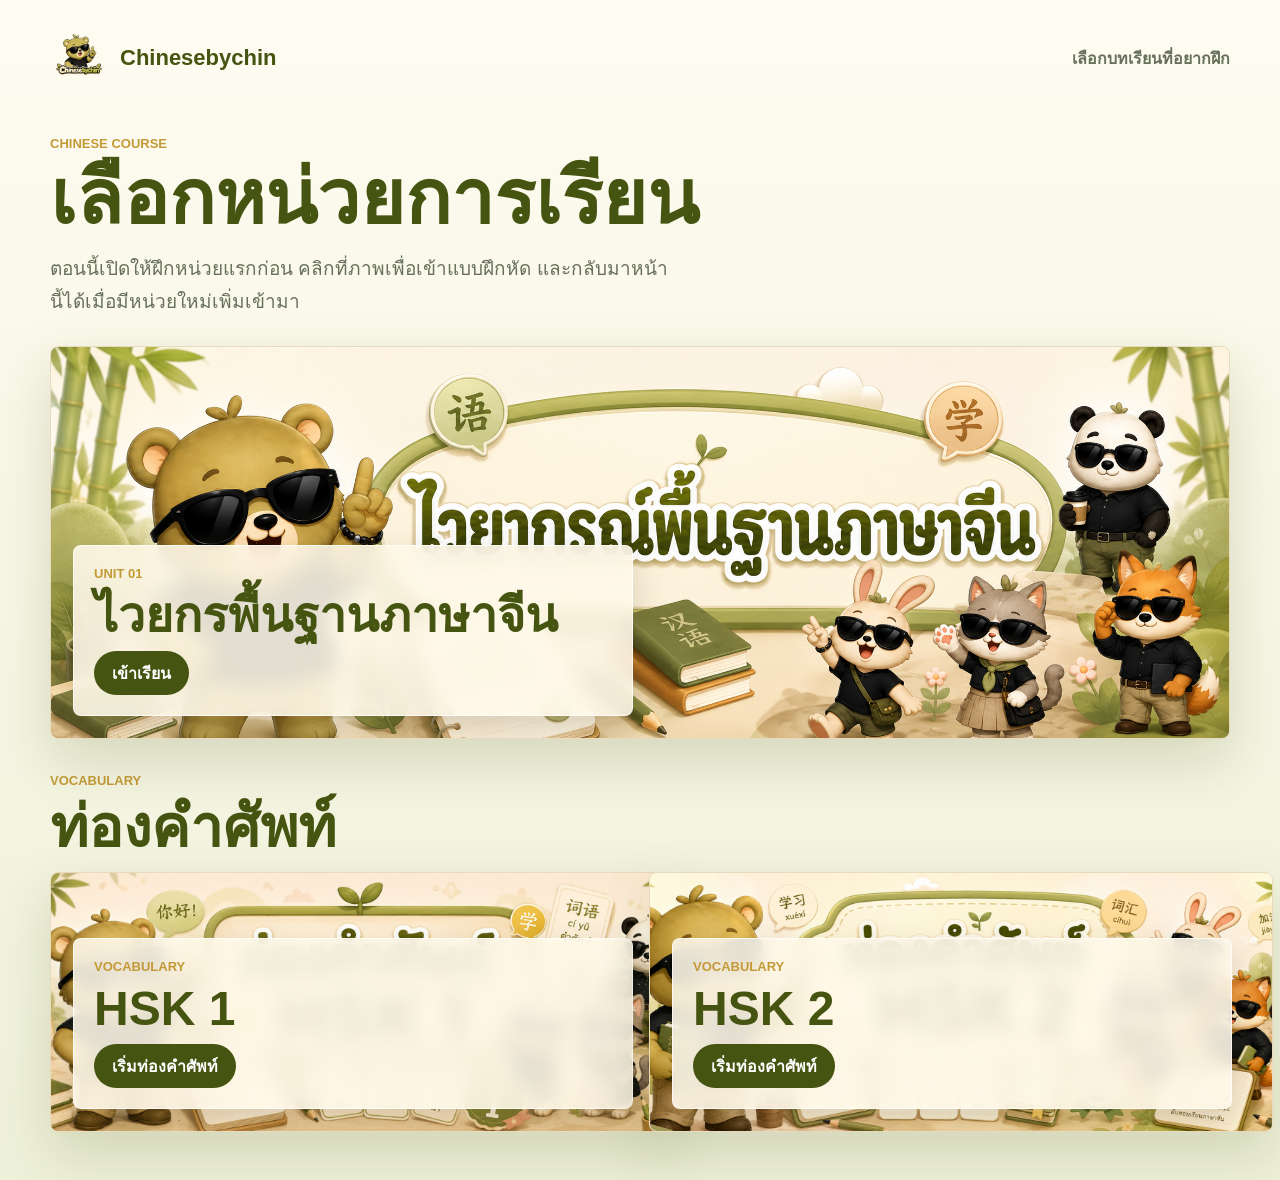
<file: index.html>
<!doctype html>
<html lang="th">
  <head>
    <meta charset="utf-8" />
    <meta name="viewport" content="width=device-width, initial-scale=1" />
    <title>Chinesebychin | Units</title>
    <link rel="icon" href="./assets/logo.png" />
    <link rel="stylesheet" href="./site.css?v=hsk-separated-20260606" />
  </head>
  <body>
    <main class="unit-home">
      <header class="unit-header">
        <a class="brand-mark" href="./index.html?v=hsk-separated-20260606" aria-label="Chinesebychin">
          <img src="./assets/logo.png" alt="Chinesebychin logo" />
          <span>Chinesebychin</span>
        </a>
        <p>เลือกบทเรียนที่อยากฝึก</p>
      </header>

      <section class="unit-hero" aria-labelledby="unitHomeTitle">
        <div class="unit-hero-copy">
          <p class="eyebrow">Chinese course</p>
          <h1 id="unitHomeTitle">เลือกหน่วยการเรียน</h1>
          <p>
            ตอนนี้เปิดให้ฝึกหน่วยแรกก่อน คลิกที่ภาพเพื่อเข้าแบบฝึกหัด
            และกลับมาหน้านี้ได้เมื่อมีหน่วยใหม่เพิ่มเข้ามา
          </p>
        </div>
      </section>

      <section class="unit-picker" aria-label="รายการหน่วยการเรียน">
        <a class="unit-entry-card" href="./app.html">
          <img src="./assets/practice-banner.png?v=20260605-1713" alt="ไวยกรพื้นฐานภาษาจีน" />
          <span class="unit-entry-overlay">
            <span class="unit-entry-label">Unit 01</span>
            <strong>ไวยกรพื้นฐานภาษาจีน</strong>
            <span class="unit-entry-action">เข้าเรียน</span>
          </span>
        </a>
      </section>

      <section class="vocab-entry-section" aria-labelledby="vocabEntryTitle">
        <div class="section-heading">
          <p class="eyebrow">Vocabulary</p>
          <h2 id="vocabEntryTitle">ท่องคำศัพท์</h2>
        </div>
        <div class="hsk-entry-grid">
          <a class="unit-entry-card hsk-home-card" href="./hsk.html?hsk=1&amp;v=hsk-separated-20260606">
            <img src="./assets/hsk1-cover.png?v=20260606" alt="ท่องคำศัพท์ HSK 1" />
            <span class="unit-entry-overlay">
              <span class="unit-entry-label">Vocabulary</span>
              <strong>HSK 1</strong>
              <span class="unit-entry-action">เริ่มท่องคำศัพท์</span>
            </span>
          </a>
          <a class="unit-entry-card hsk-home-card" href="./hsk.html?hsk=2&amp;v=hsk-separated-20260606">
            <img src="./assets/hsk2-cover.png?v=20260606" alt="ท่องคำศัพท์ HSK 2" />
            <span class="unit-entry-overlay">
              <span class="unit-entry-label">Vocabulary</span>
              <strong>HSK 2</strong>
              <span class="unit-entry-action">เริ่มท่องคำศัพท์</span>
            </span>
          </a>
        </div>
      </section>
    </main>
  </body>
</html>
</file>
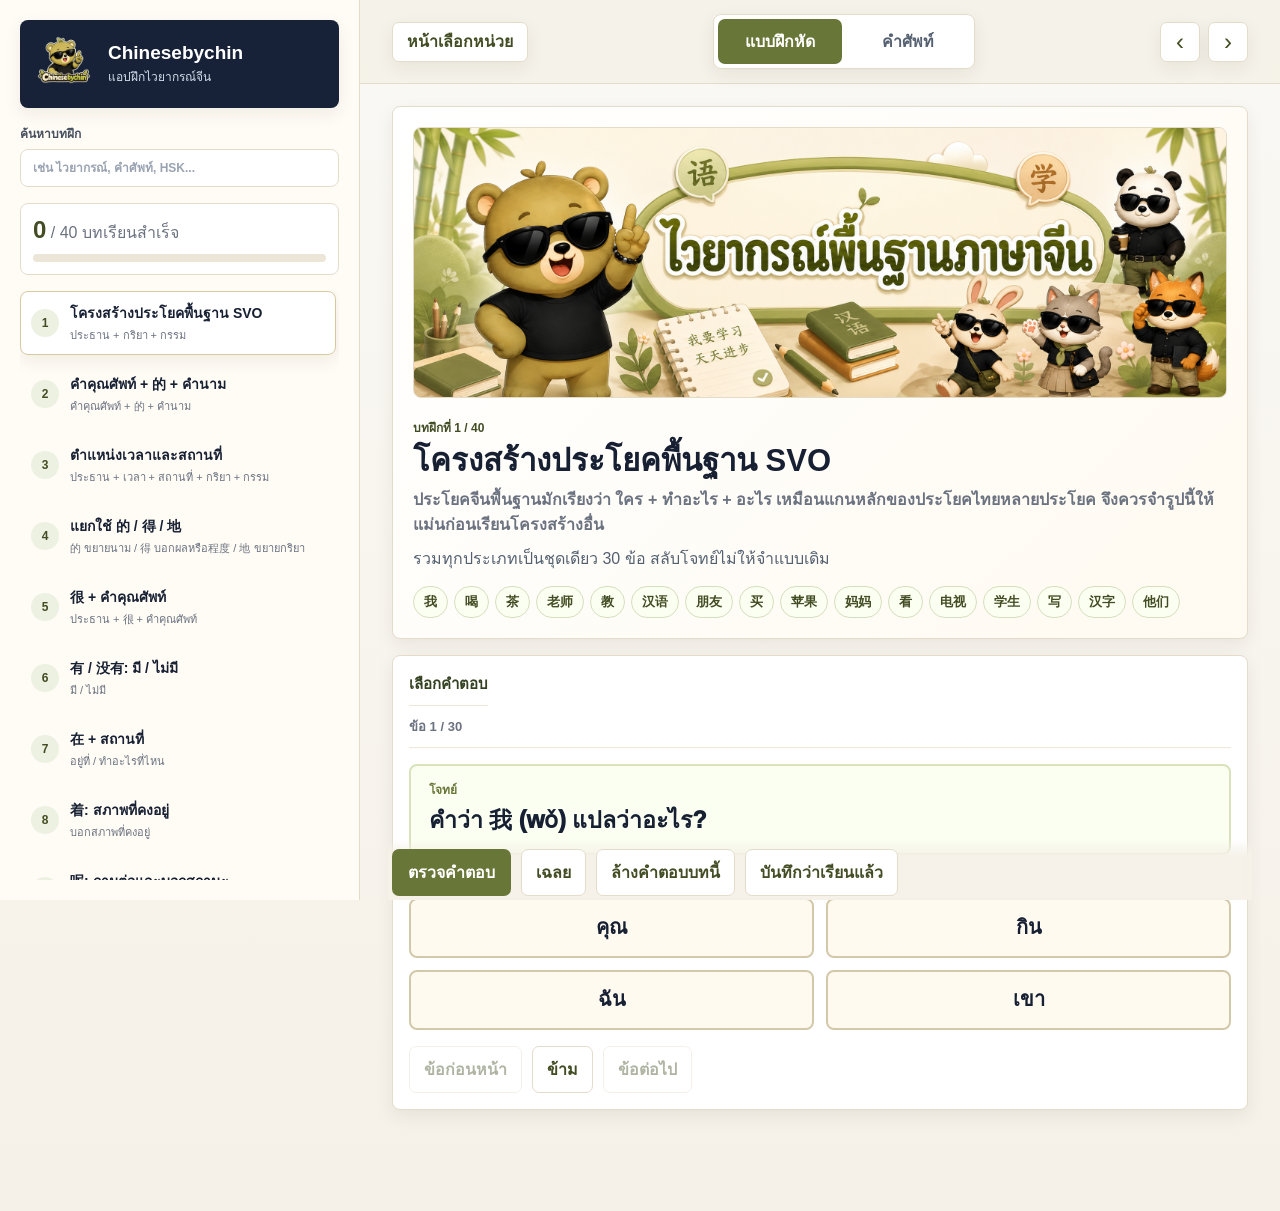
<file: app.html>
<!doctype html>
<html lang="th">
  <head>
    <meta charset="utf-8" />
    <meta name="viewport" content="width=device-width, initial-scale=1" />
    <title>Chinesebychin Practice App</title>
    <link rel="icon" href="data:," />
    <link rel="stylesheet" href="./styles.css?v=monthly-checkin-home-hsk-20260606" />
  </head>
  <body>
    <div class="app-shell">
      <aside class="sidebar">
        <a class="brand" href="./index.html?v=hsk-separated-20260606">
          <img class="brand-logo" src="./assets/logo.png" alt="Chinesebychin logo" />
          <div>
            <h1>Chinesebychin</h1>
            <p>แอปฝึกไวยากรณ์จีน</p>
          </div>
        </a>

        <label class="search-box">
          <span>ค้นหาบทฝึก</span>
          <input id="searchInput" type="search" placeholder="เช่น ไวยากรณ์, คำศัพท์, HSK..." />
        </label>

        <label class="mobile-unit-select">
          <span>เลือกไวยากรณ์</span>
          <select id="unitSelect" aria-label="เลือกบทไวยากรณ์"></select>
        </label>

        <div class="progress-panel">
          <div>
            <strong id="doneCount">0</strong>
            <span>/ 40 บทเรียนสำเร็จ</span>
          </div>
          <div class="progress-bar" aria-hidden="true">
            <span id="progressFill"></span>
          </div>
        </div>

        <nav id="unitList" class="unit-list" aria-label="รายการบทฝึก"></nav>
      </aside>

      <main class="workspace">
        <header class="topbar">
          <a class="home-link" href="./index.html?v=hsk-separated-20260606">หน้าเลือกหน่วย</a>
          <div class="tabs" role="tablist" aria-label="โหมดฝึก">
            <button class="tab is-active" data-view="practice" type="button">แบบฝึกหัด</button>
            <button class="tab" data-view="vocab" type="button">คำศัพท์</button>
          </div>
          <div class="toolbar">
            <button id="prevBtn" class="icon-btn" type="button" title="บทก่อนหน้า">‹</button>
            <button id="nextBtn" class="icon-btn" type="button" title="บทถัดไป">›</button>
          </div>
        </header>

        <section id="practiceView" class="view is-active" aria-label="แบบฝึกหัด">
          <div class="practice-hero">
            <div>
              <p id="unitNumber" class="eyebrow"></p>
              <h2 id="practiceTitle"></h2>
              <p id="unitChineseTitle" class="chinese-title"></p>
              <p id="practiceSubtitle" class="lesson-lead"></p>
              <div id="wordChips" class="chips"></div>
            </div>
            <img class="banner-image" src="./assets/practice-banner.png?v=20260605-1713" alt="Chinese practice illustration" />
          </div>

          <div id="practiceList" class="practice-list"></div>
          <div class="practice-actions">
            <button id="checkBtn" class="primary-btn" type="button">ตรวจคำตอบ</button>
            <button id="showAnswersBtn" class="secondary-btn" type="button">เฉลย</button>
            <button id="resetBtn" class="secondary-btn" type="button">ล้างคำตอบบทนี้</button>
            <button id="markDoneBtn" class="secondary-btn" type="button">บันทึกว่าเรียนแล้ว</button>
          </div>
        </section>

        <section id="vocabView" class="view" aria-label="คำศัพท์">
          <div class="vocab-head">
            <div>
              <p class="eyebrow">คำศัพท์ใหม่ประจำบท</p>
              <h2 id="vocabTitle"></h2>
              <p id="vocabSubtitle" class="lesson-lead"></p>
            </div>
            <img class="practice-character" src="./assets/characters.png" alt="Chinesebychin characters" />
          </div>
          <div id="vocabList" class="vocab-list"></div>
        </section>

        <section id="wordbankView" class="view" aria-label="ท่องคำศัพท์">
          <div class="vocab-head">
            <div>
              <p class="eyebrow">คลังคำศัพท์ HSK 1-2</p>
              <h2>ท่องคำศัพท์</h2>
              <p id="wordbankSubtitle" class="lesson-lead"></p>
            </div>
            <img class="practice-character" src="./assets/characters.png" alt="Chinesebychin characters" />
          </div>
          <div id="wordbankLanding" class="wordbank-landing wordbank-home-notice" aria-label="เลือกชุดคำศัพท์จากหน้าหลัก">
            <strong>เลือก HSK จากหน้าหลัก</strong>
            <p>HSK 1 และ HSK 2 อยู่บนหน้าเลือกหน่วยแล้ว กดกลับหน้าหลักเพื่อเลือกชุดคำศัพท์</p>
            <a class="secondary-btn" href="./index.html?v=hsk-separated-20260606">กลับหน้าหลัก</a>
          </div>
          <div id="wordbankStudy" class="wordbank-study is-hidden">
            <a id="wordbankBackBtn" class="secondary-btn wordbank-back" href="./index.html?v=hsk-separated-20260606">กลับหน้าหลัก</a>
            <div class="daily-word-panel">
              <div>
                <p class="eyebrow">คำศัพท์ประจำวัน</p>
                <h3>ท่องคำศัพท์วันนี้</h3>
                <p id="dailyWordStatus" class="lesson-lead"></p>
              </div>
              <div id="dailyQuiz" class="daily-quiz"></div>
            </div>
            <div class="wordbank-tools">
              <label class="word-search">
                <span>ค้นหาคำศัพท์</span>
                <input id="wordSearchInput" type="search" placeholder="เช่น ความหมาย, พินอิน..." />
              </label>
            </div>
            <div id="wordDetail" class="word-detail is-empty"></div>
            <div id="wordbankList" class="wordbank-list"></div>
          </div>
        </section>

        <section id="checkinView" class="view" aria-label="เช็กอินประจำวัน">
          <div class="checkin-panel">
            <div>
              <p class="eyebrow">การเรียนประจำวัน</p>
              <h2>เช็กอินประจำวัน</h2>
              <p id="checkinSubtitle" class="lesson-lead"></p>
            </div>
            <div class="checkin-card">
              <span id="checkinToday" class="checkin-date"></span>
              <strong id="checkinStreak">0 วัน</strong>
              <span>เรียนต่อเนื่อง</span>
            </div>
          </div>
          <div class="checkin-month-nav" aria-label="เลือกเดือนในปี 2026">
            <button id="prevCheckinMonthBtn" class="secondary-btn" type="button">เดือนก่อน</button>
            <strong id="checkinMonthTitle">2026</strong>
            <button id="nextCheckinMonthBtn" class="secondary-btn" type="button">เดือนถัดไป</button>
          </div>
          <div id="checkinGrid" class="checkin-grid" aria-label="ปฏิทินเช็กอินปี 2026"></div>
        </section>
      </main>
    </div>

    <script src="./data.js?v=monthly-checkin-home-hsk-20260606"></script>
    <script src="./app.js?v=monthly-checkin-home-hsk-20260606"></script>
  </body>
</html>
</file>
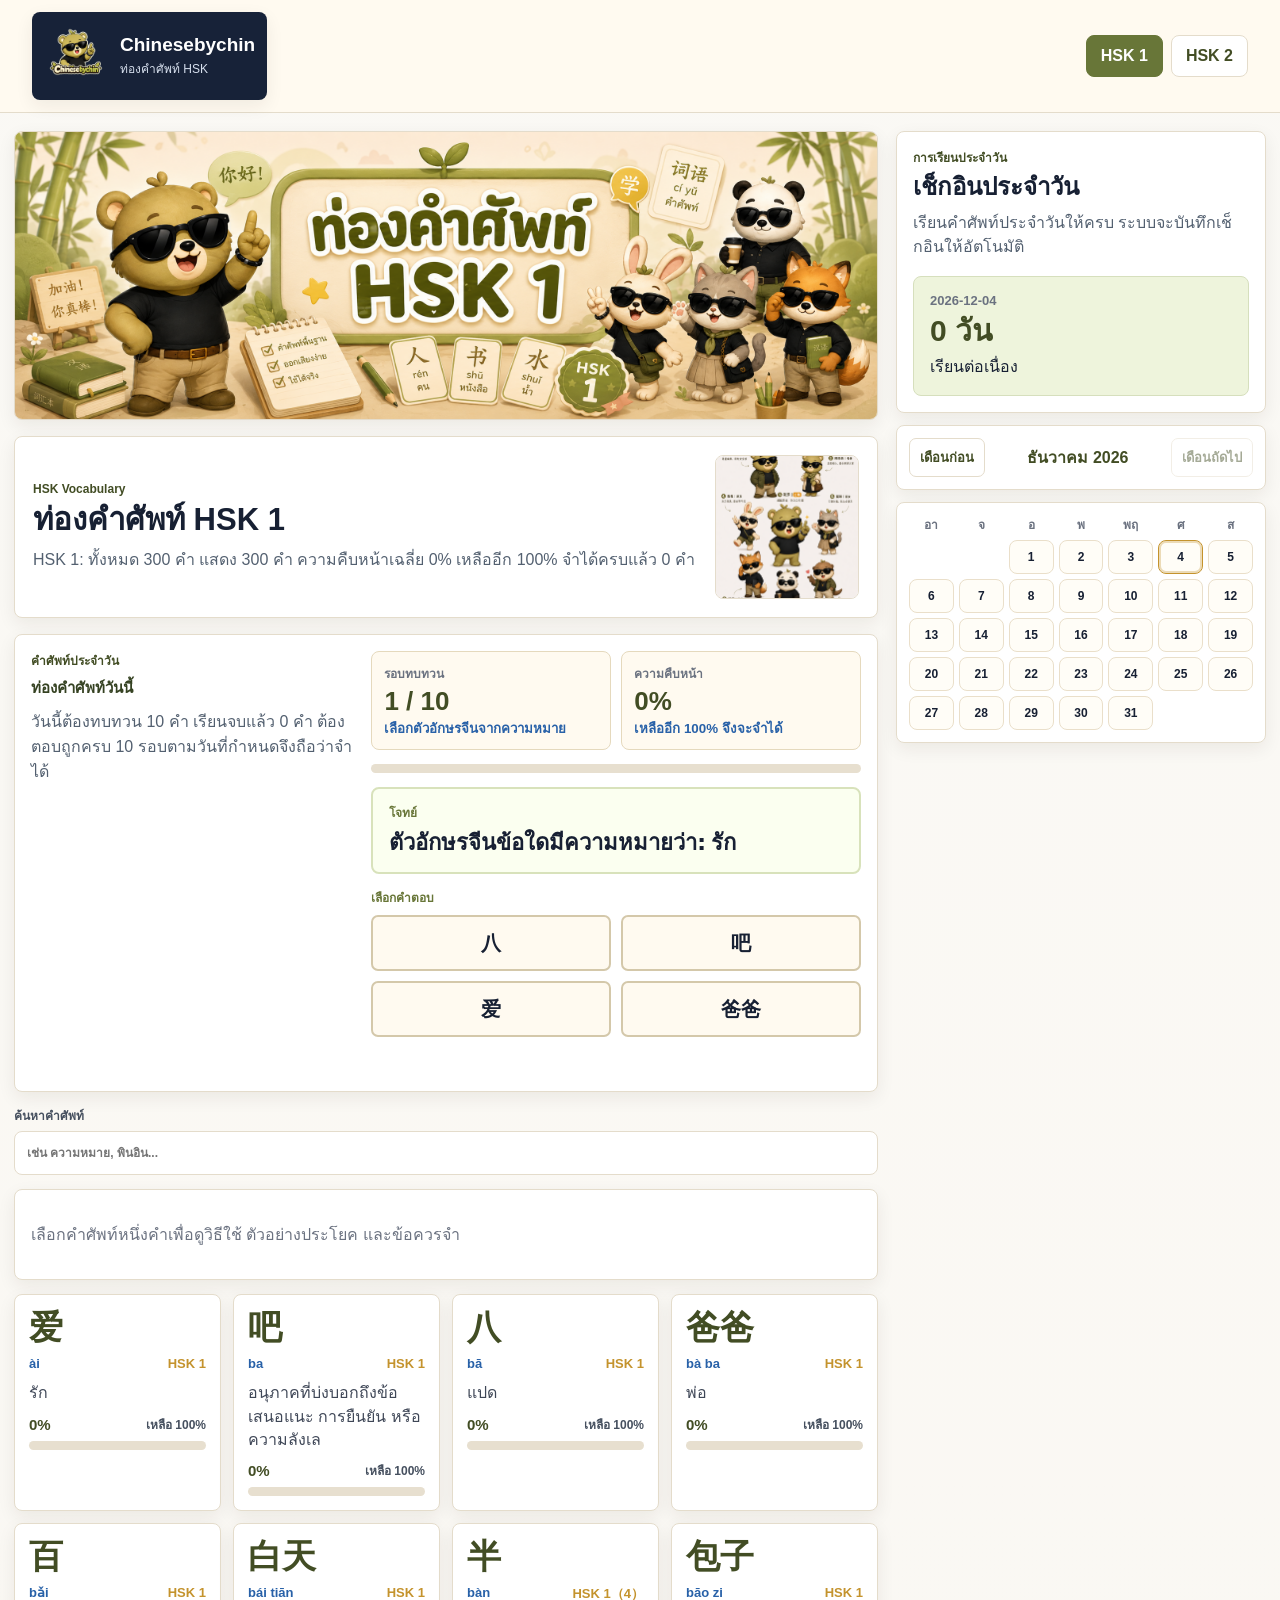
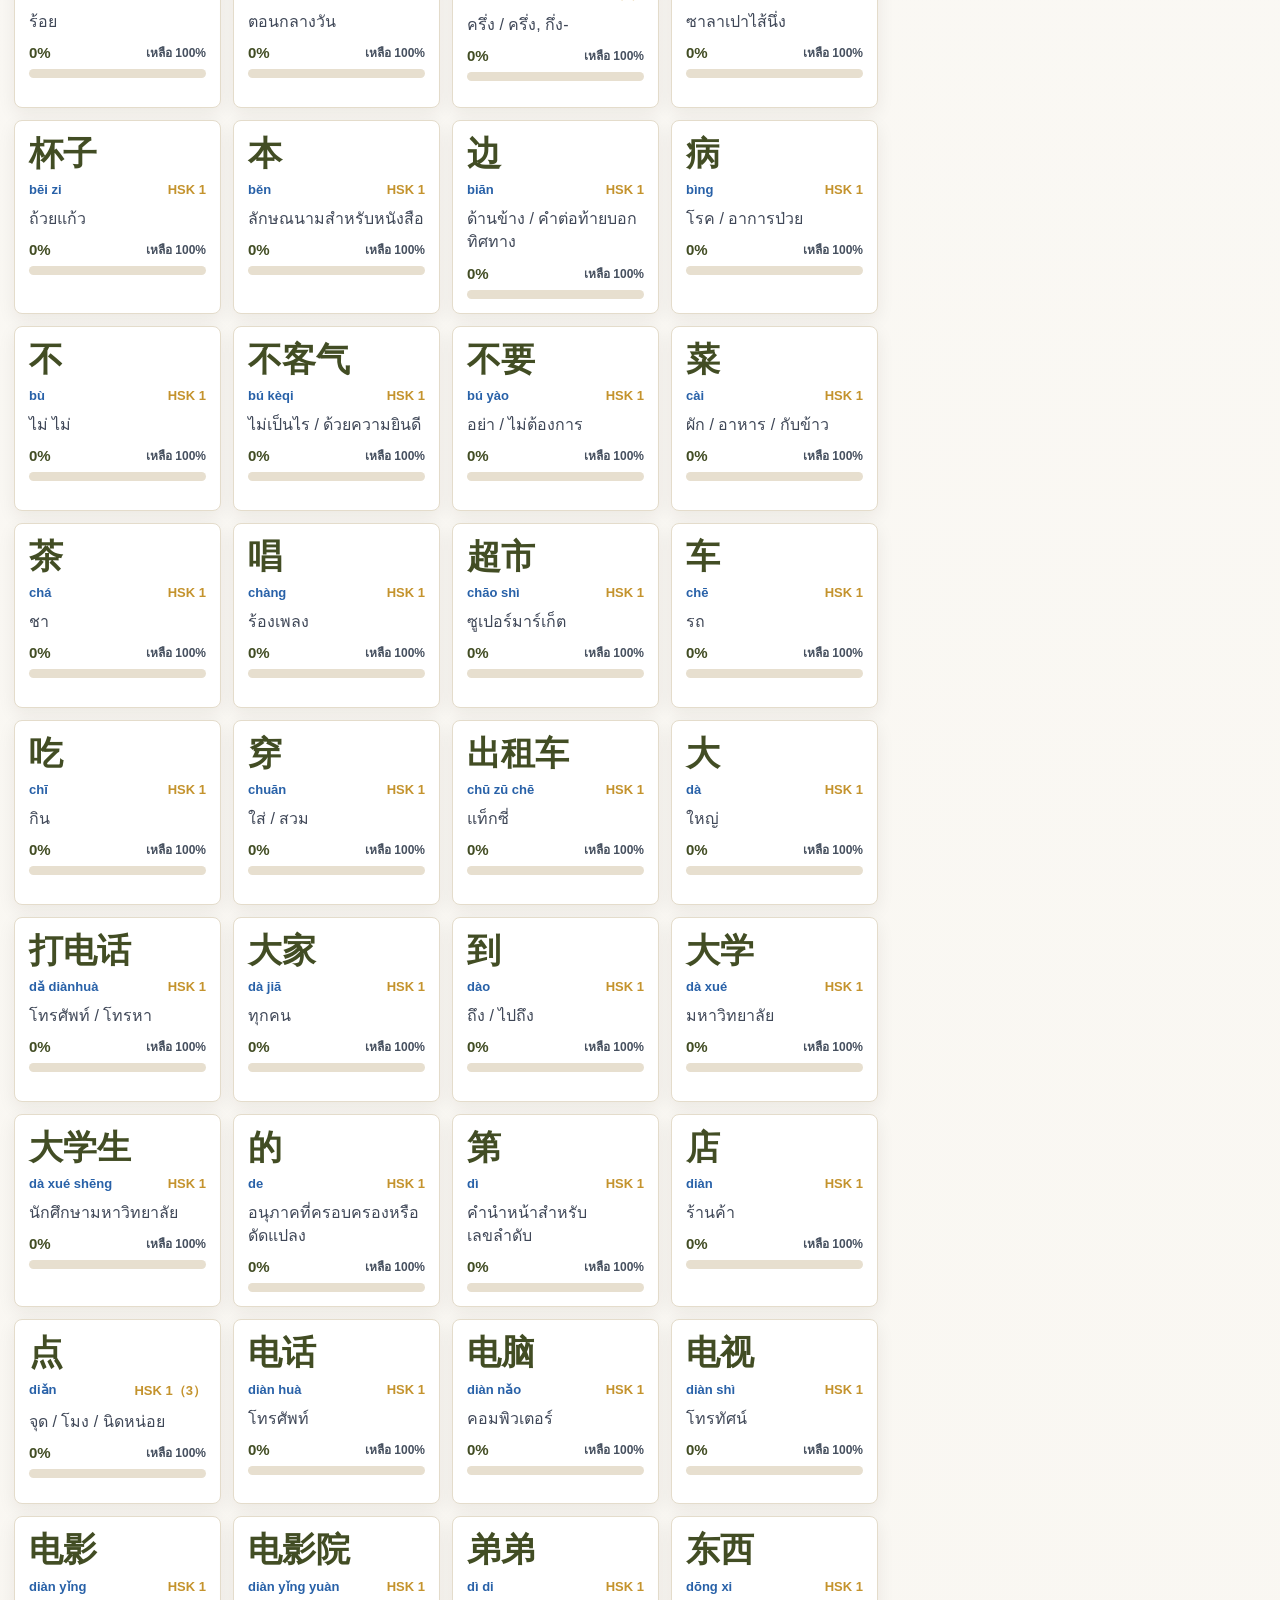
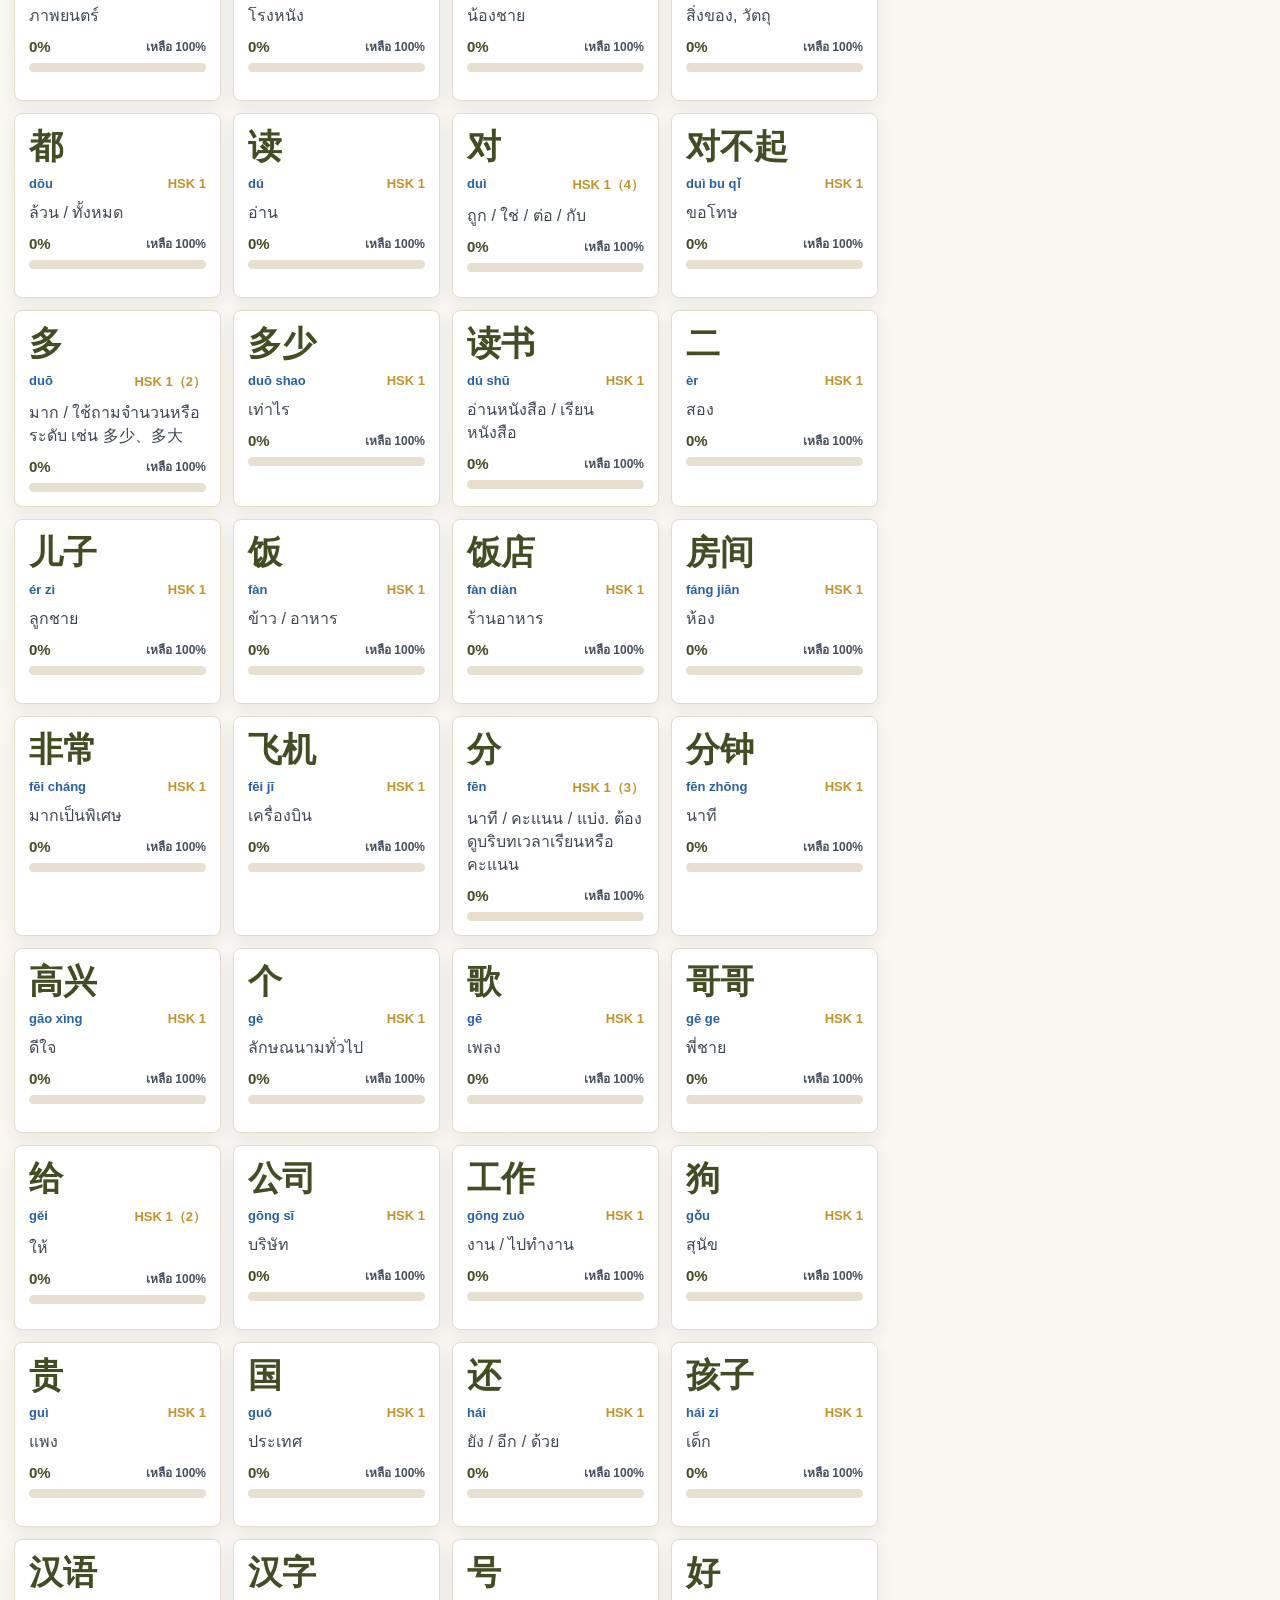
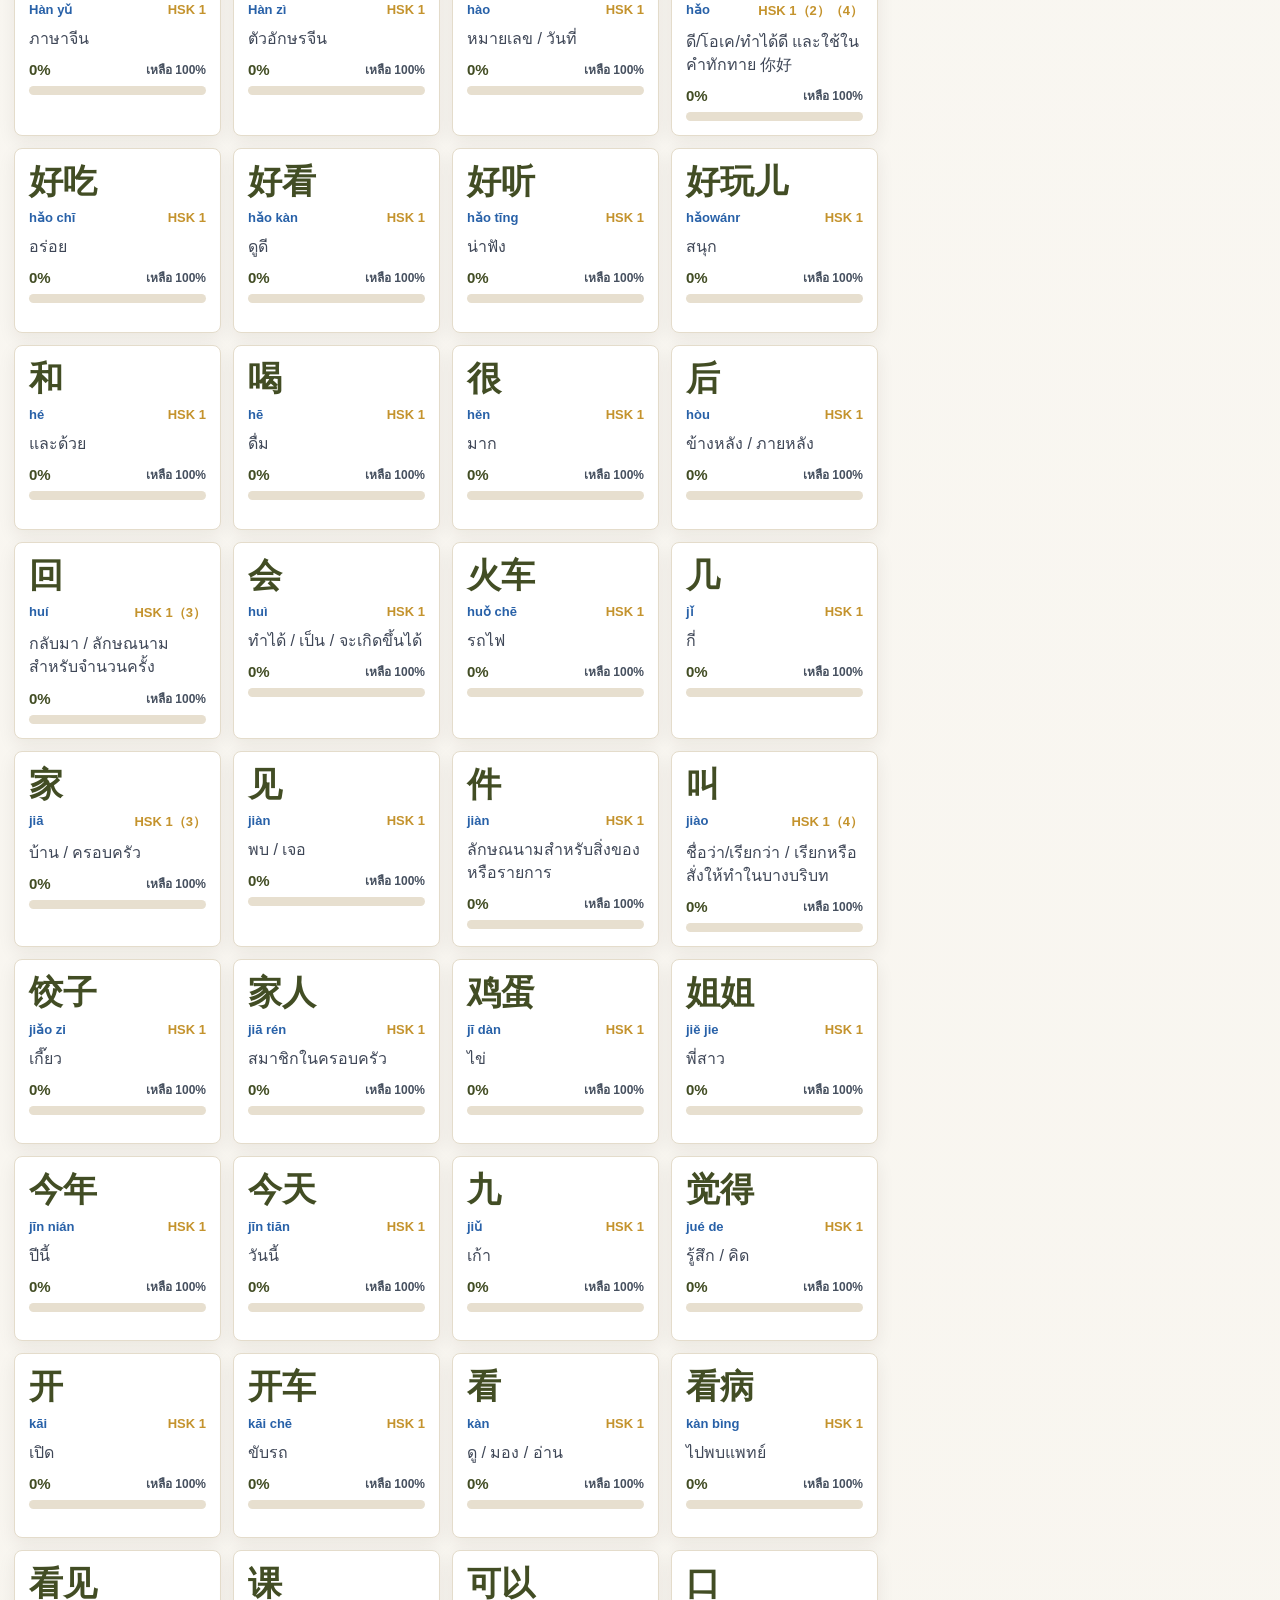
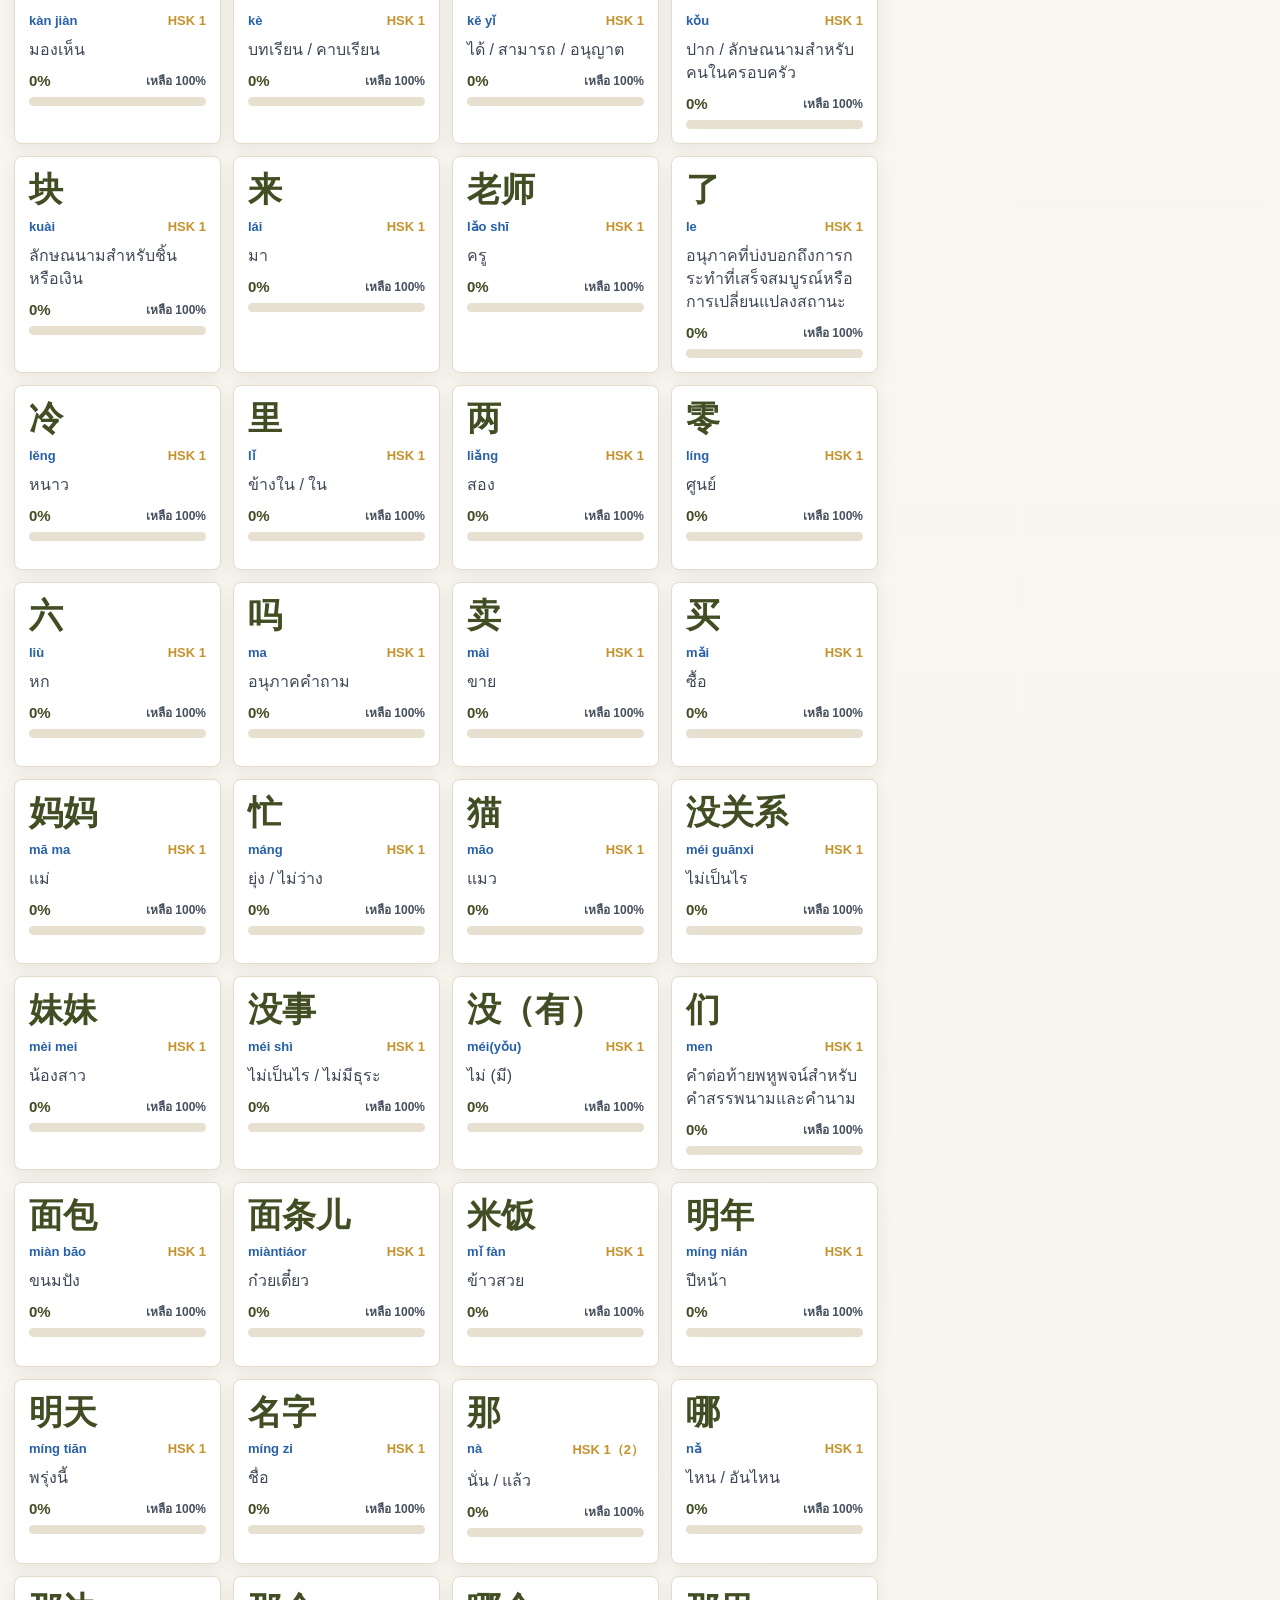
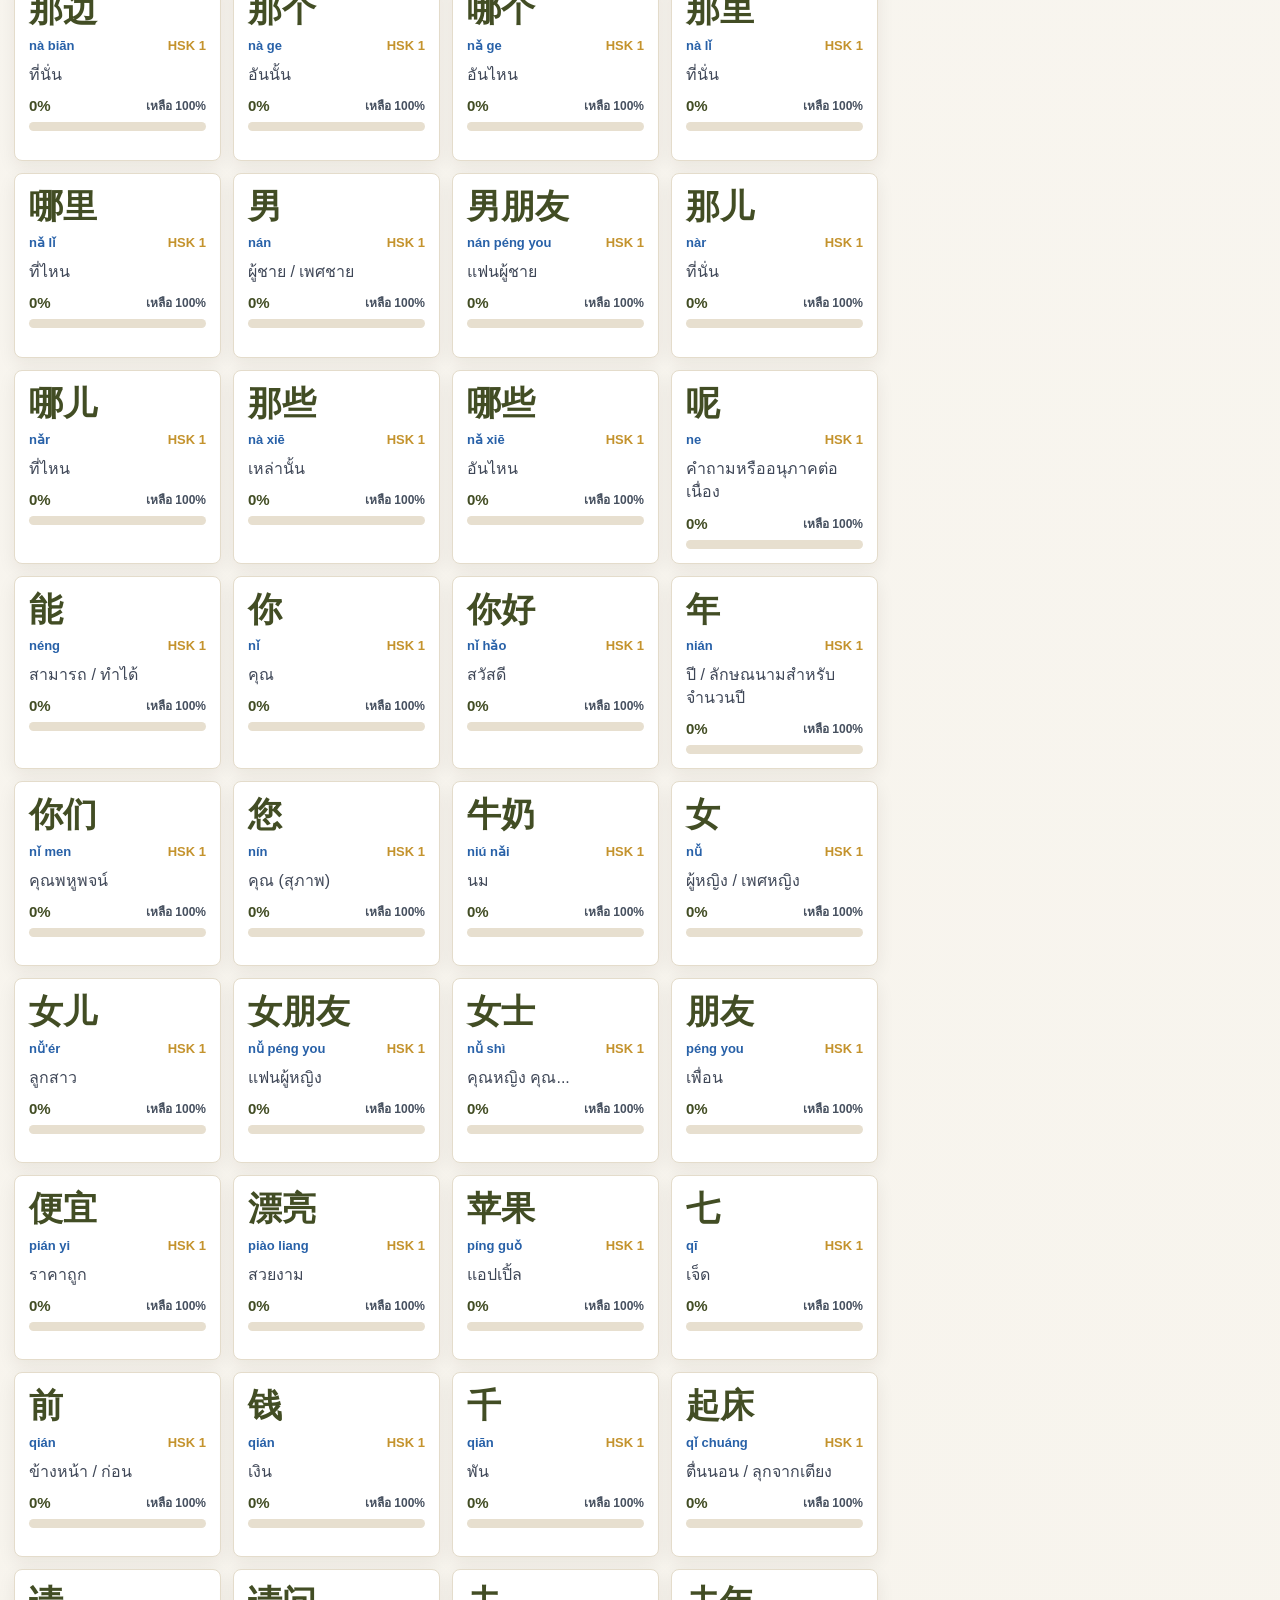
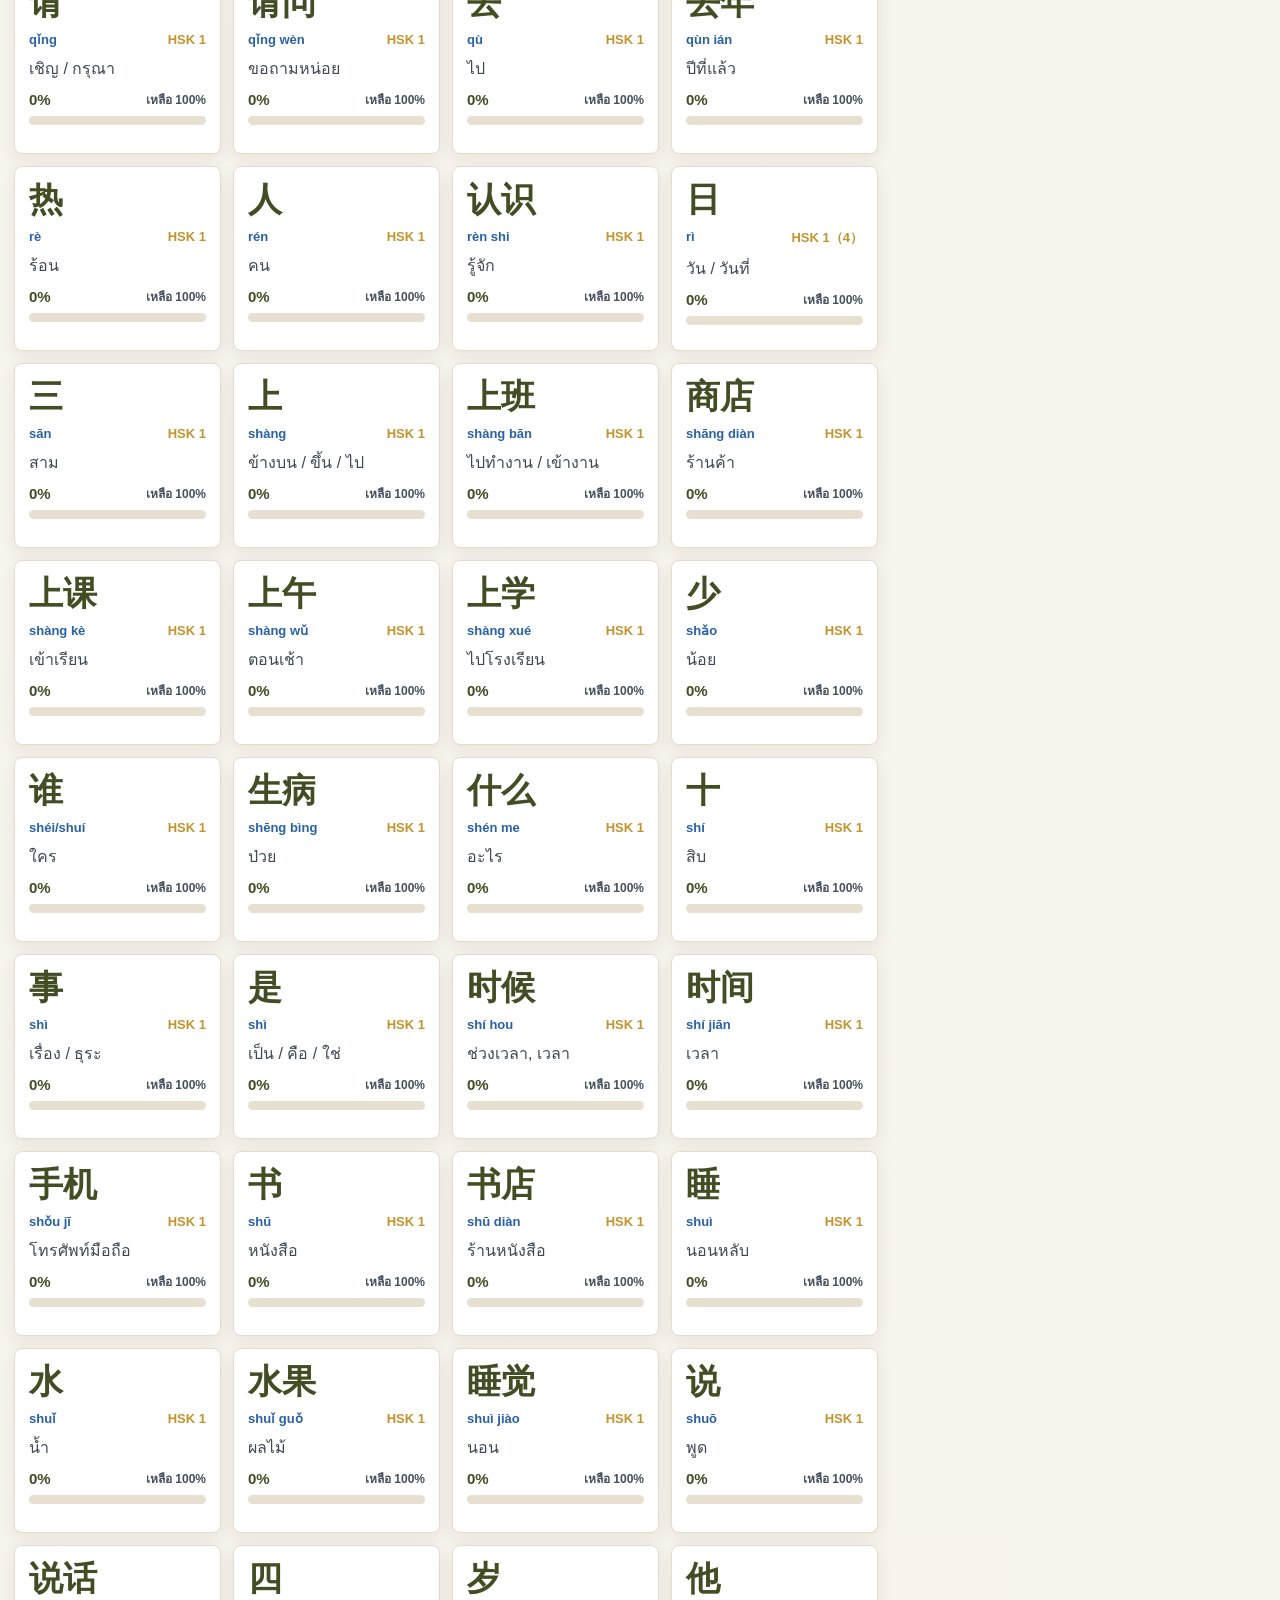
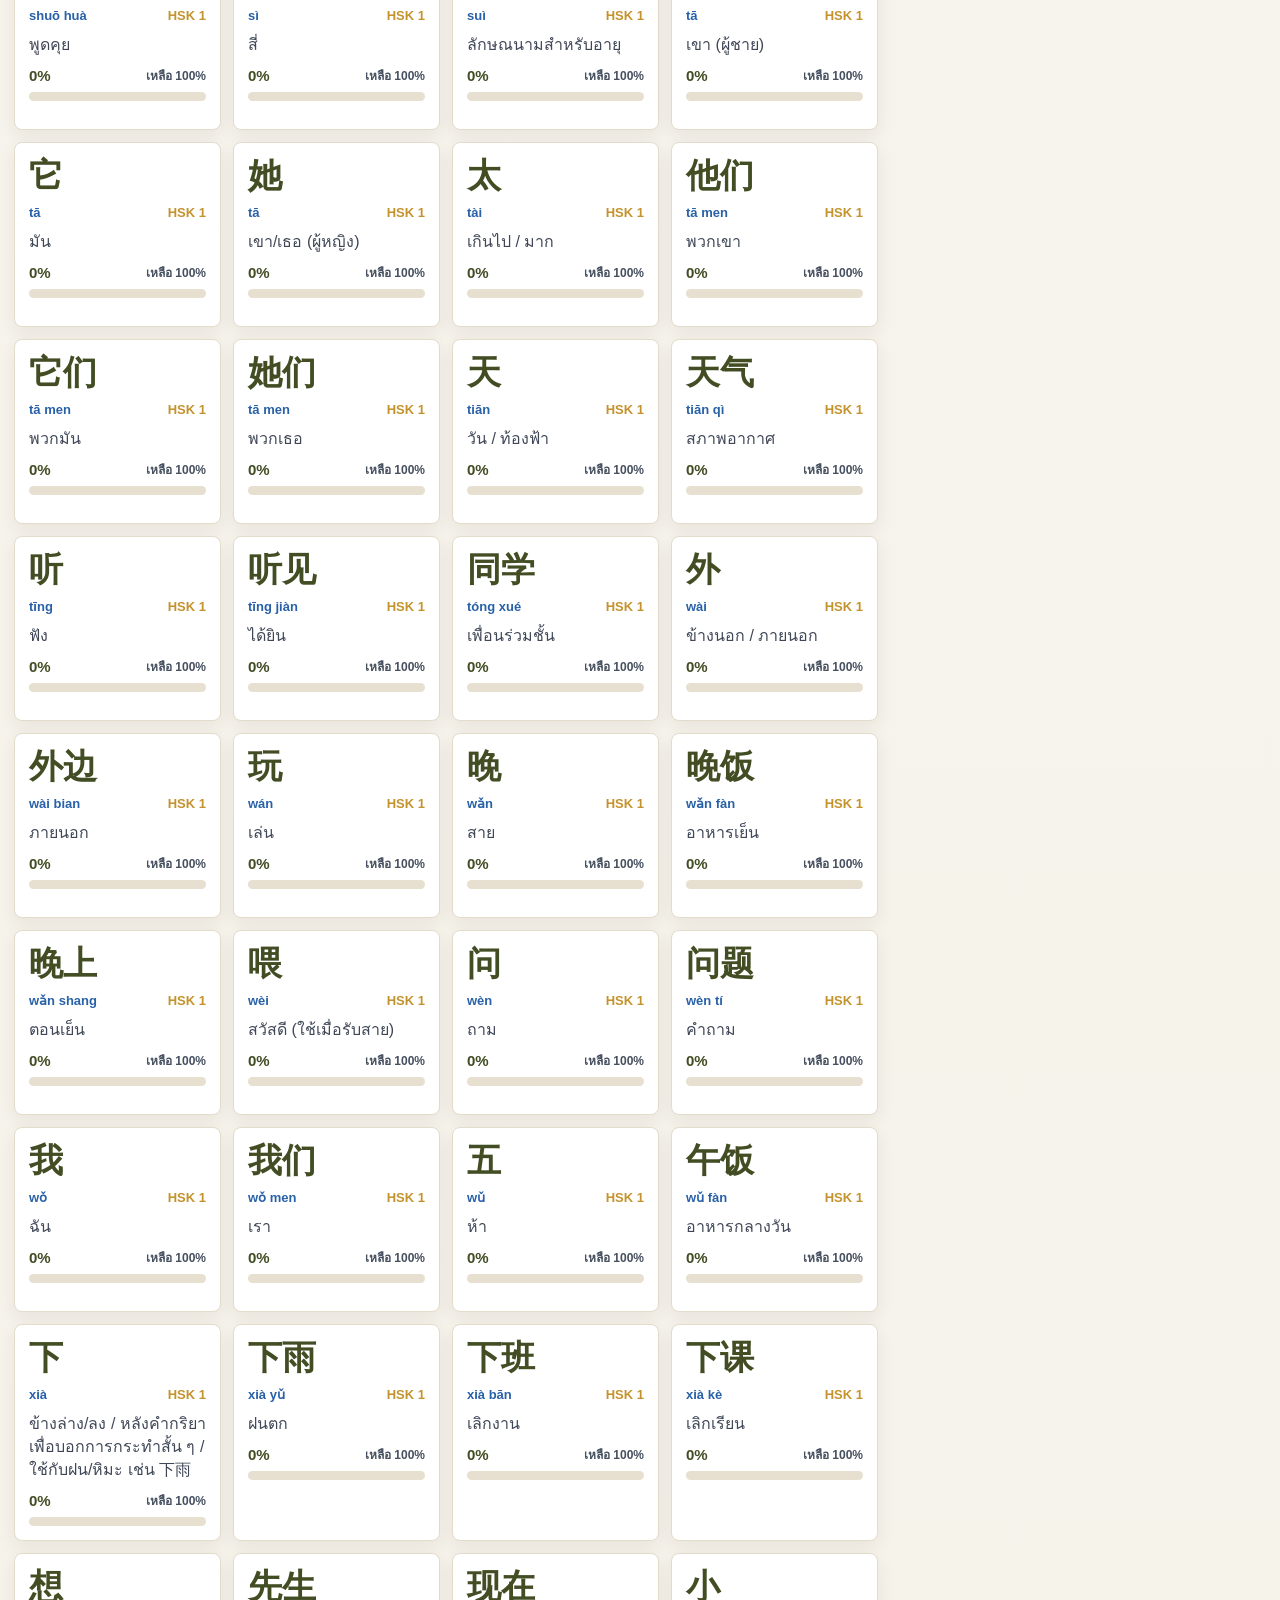
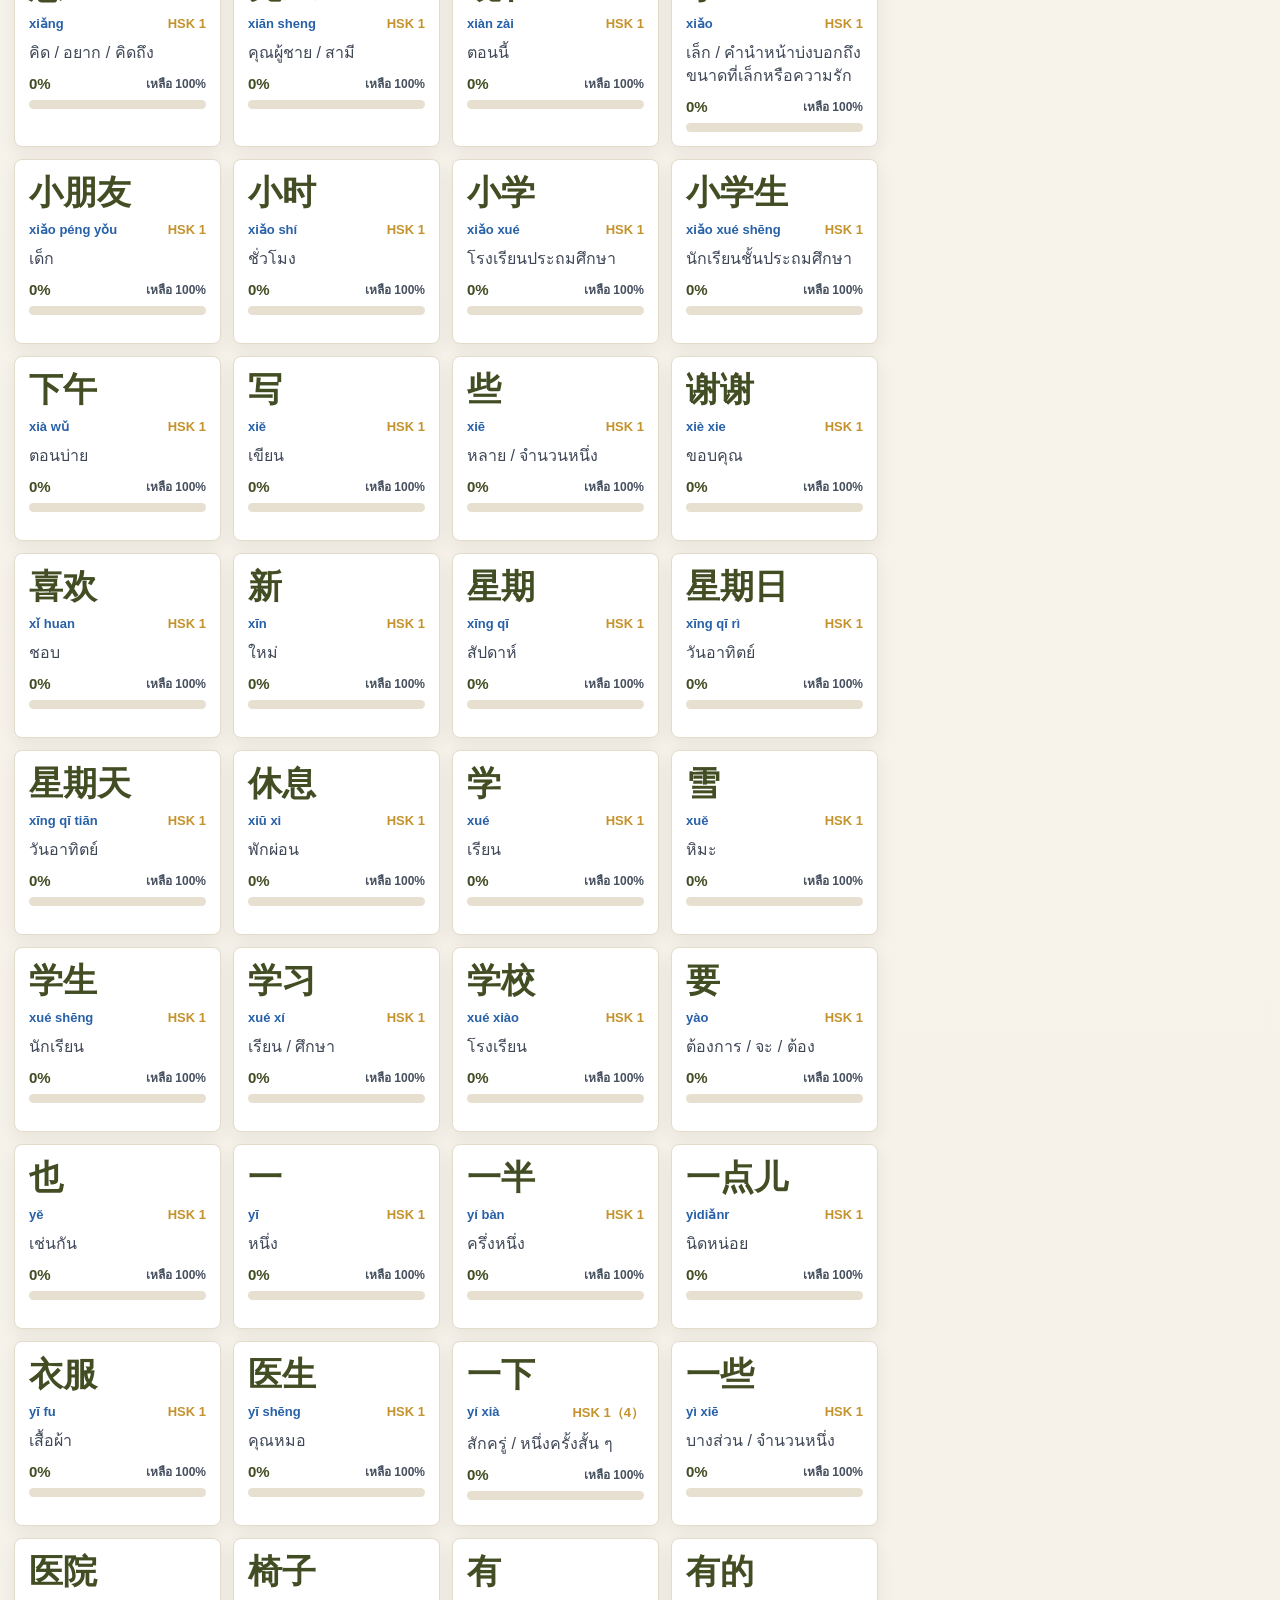
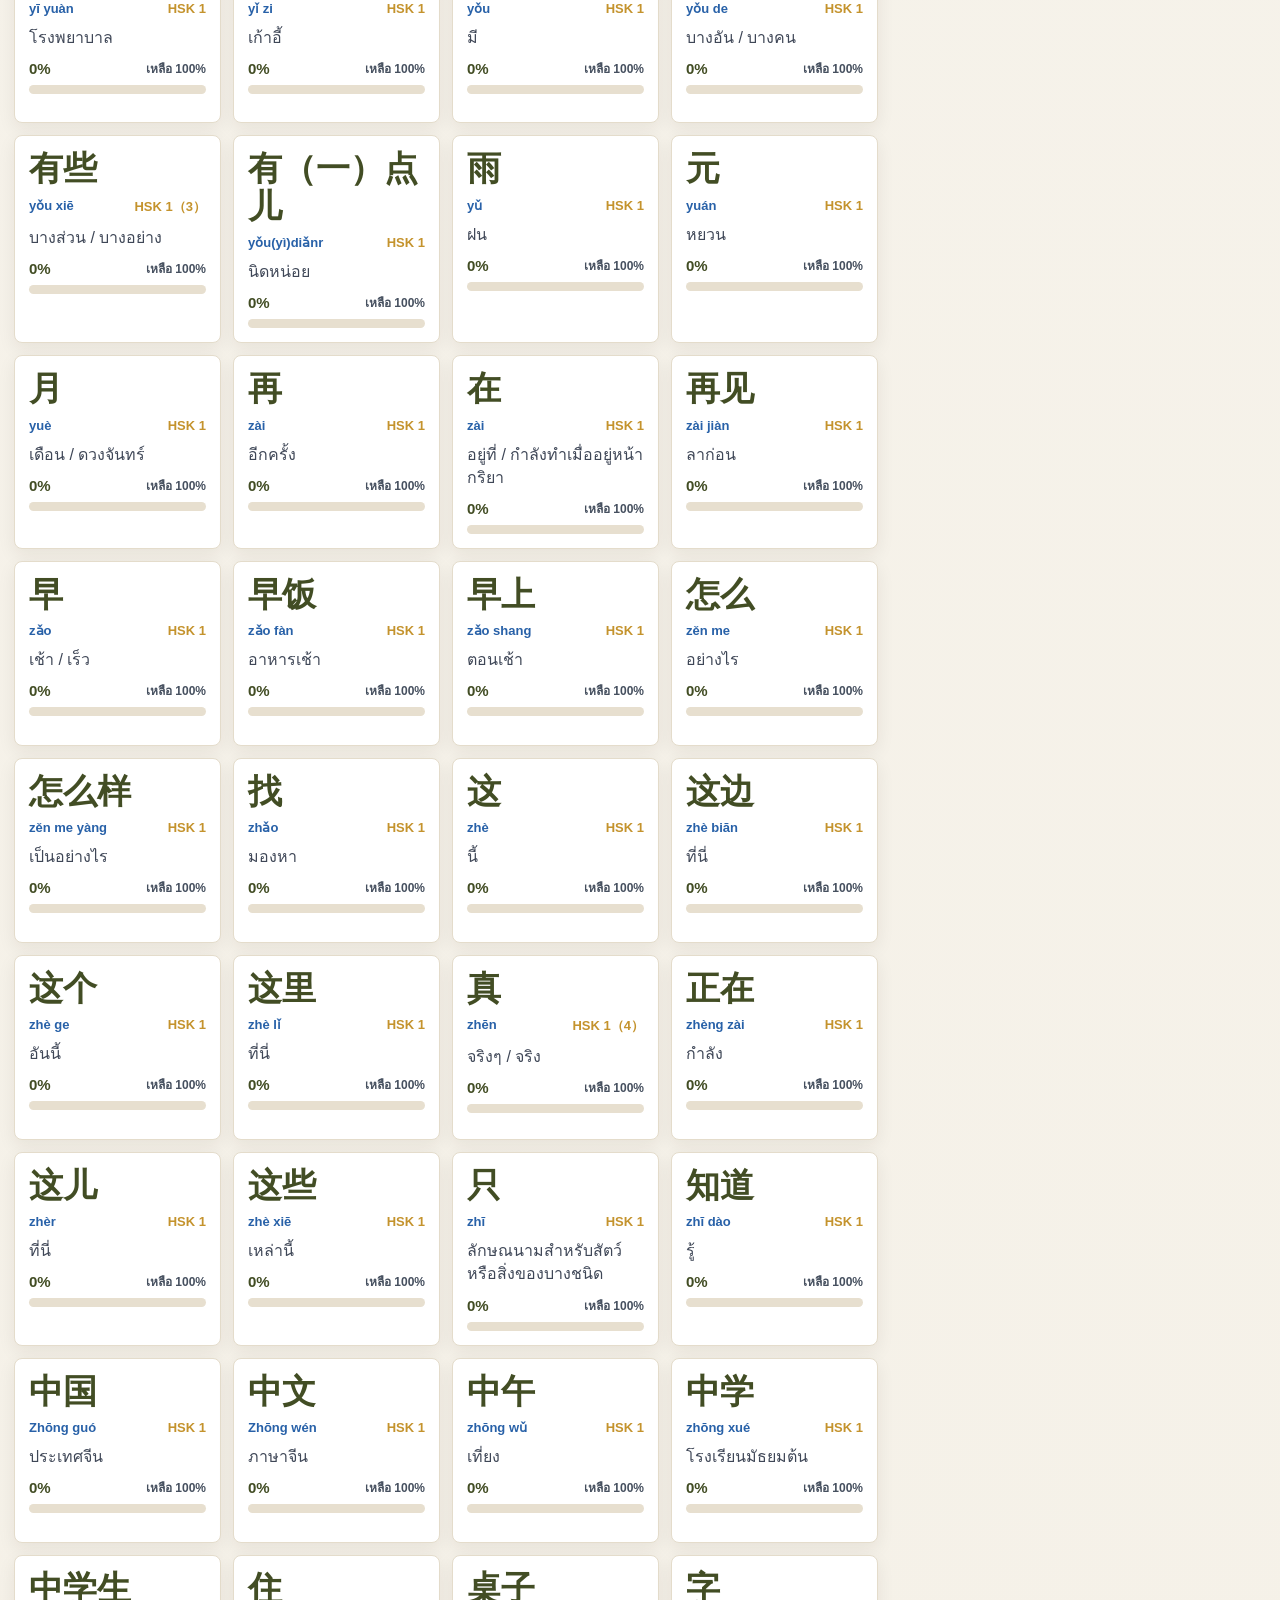
<file: hsk.html>
<!doctype html>
<html lang="th">
  <head>
    <meta charset="utf-8" />
    <meta name="viewport" content="width=device-width, initial-scale=1" />
    <title>Chinesebychin HSK Vocabulary</title>
    <link rel="icon" href="./assets/logo.png" />
    <link rel="stylesheet" href="./styles.css?v=hsk-checkin-ui-20260606" />
  </head>
  <body>
    <div class="hsk-shell">
      <header class="hsk-topbar">
        <a class="brand hsk-brand" href="./index.html?v=hsk-separated-20260606">
          <img class="brand-logo" src="./assets/logo.png" alt="Chinesebychin logo" />
          <div>
            <h1>Chinesebychin</h1>
            <p>ท่องคำศัพท์ HSK</p>
          </div>
        </a>
        <nav class="hsk-level-switch" aria-label="เลือก HSK">
          <a data-hsk-link="1" href="./hsk.html?hsk=1&amp;v=hsk-separated-20260606">HSK 1</a>
          <a data-hsk-link="2" href="./hsk.html?hsk=2&amp;v=hsk-separated-20260606">HSK 2</a>
        </nav>
      </header>

      <main class="hsk-workspace">
        <div class="hsk-content-layout">
          <section id="wordbankView" class="hsk-main-column" aria-label="ท่องคำศัพท์">
            <div class="hsk-hero">
              <img id="hskHeroImage" src="./assets/hsk1-cover.png" alt="ท่องคำศัพท์ HSK" />
            </div>
            <div class="vocab-head">
              <div>
                <p class="eyebrow">HSK Vocabulary</p>
                <h2 id="hskPageTitle">ท่องคำศัพท์</h2>
                <p id="wordbankSubtitle" class="lesson-lead"></p>
              </div>
              <img class="practice-character" src="./assets/characters.png" alt="Chinesebychin characters" />
            </div>
            <div class="daily-word-panel">
              <div>
                <p class="eyebrow">คำศัพท์ประจำวัน</p>
                <h3>ท่องคำศัพท์วันนี้</h3>
                <p id="dailyWordStatus" class="lesson-lead"></p>
              </div>
              <div id="dailyQuiz" class="daily-quiz"></div>
            </div>
            <div class="wordbank-tools">
              <label class="word-search">
                <span>ค้นหาคำศัพท์</span>
                <input id="wordSearchInput" type="search" placeholder="เช่น ความหมาย, พินอิน..." />
              </label>
            </div>
            <div id="wordDetail" class="word-detail is-empty"></div>
            <div id="wordbankList" class="wordbank-list"></div>
          </section>

          <aside class="hsk-checkin-sidebar" aria-label="เช็กอินประจำวัน">
            <div class="checkin-panel">
              <div>
                <p class="eyebrow">การเรียนประจำวัน</p>
                <h2>เช็กอินประจำวัน</h2>
                <p id="checkinSubtitle" class="lesson-lead"></p>
              </div>
              <div class="checkin-card">
                <span id="checkinToday" class="checkin-date"></span>
                <strong id="checkinStreak">0 วัน</strong>
                <span>เรียนต่อเนื่อง</span>
              </div>
            </div>
            <div class="checkin-month-nav" aria-label="เลือกเดือนในปี 2026">
              <button id="prevCheckinMonthBtn" class="secondary-btn" type="button">เดือนก่อน</button>
              <strong id="checkinMonthTitle">2026</strong>
              <button id="nextCheckinMonthBtn" class="secondary-btn" type="button">เดือนถัดไป</button>
            </div>
            <div id="checkinGrid" class="checkin-grid" aria-label="ปฏิทินเช็กอินปี 2026"></div>
          </aside>
        </div>
      </main>
    </div>

    <script src="./data.js?v=hsk-checkin-ui-20260606"></script>
    <script src="./hsk.js?v=hsk-checkin-ui-20260606"></script>
  </body>
</html>
</file>
<file: site.css>
:root {
  --ink: #1f2b18;
  --muted: #67705a;
  --leaf: #6f7f25;
  --leaf-dark: #465411;
  --gold: #c49a38;
  --paper: #fff8e9;
  --line: #e8dbbd;
  --shadow: 0 22px 54px rgba(70, 84, 17, 0.18);
}

* {
  box-sizing: border-box;
}

body {
  margin: 0;
  color: var(--ink);
  font-family: Arial, "Noto Sans Thai", "PingFang SC", sans-serif;
  background:
    linear-gradient(180deg, rgba(255, 252, 242, 0.96), rgba(238, 241, 217, 0.92)),
    #f4eedb;
}

a {
  color: inherit;
  text-decoration: none;
}

.unit-home {
  width: min(1180px, calc(100% - 32px));
  min-height: 100vh;
  margin: 0 auto;
  padding: 22px 0 48px;
}

.unit-header {
  min-height: 72px;
  display: flex;
  align-items: center;
  justify-content: space-between;
  gap: 18px;
}

.brand-mark {
  display: inline-flex;
  align-items: center;
  gap: 12px;
  font-weight: 900;
  font-size: 22px;
  color: var(--leaf-dark);
}

.brand-mark img {
  width: 58px;
  height: 58px;
  object-fit: contain;
}

.unit-header p {
  margin: 0;
  color: var(--muted);
  font-weight: 800;
}

.unit-hero {
  padding: 42px 0 28px;
}

.unit-hero-copy {
  max-width: 760px;
}

.eyebrow {
  margin: 0 0 10px;
  color: var(--gold);
  font-size: 13px;
  font-weight: 900;
  letter-spacing: 0;
  text-transform: uppercase;
}

.unit-hero h1 {
  margin: 0;
  color: var(--leaf-dark);
  font-size: clamp(40px, 6vw, 76px);
  line-height: 0.98;
}

.unit-hero p:last-child {
  max-width: 620px;
  margin: 18px 0 0;
  color: var(--muted);
  font-size: 19px;
  line-height: 1.7;
}

.unit-picker {
  display: grid;
  gap: 18px;
}

.vocab-entry-section {
  padding-top: 34px;
}

.section-heading {
  margin-bottom: 16px;
}

.section-heading h2 {
  margin: 0;
  color: var(--leaf-dark);
  font-size: clamp(32px, 5vw, 58px);
  line-height: 1;
}

.hsk-entry-grid {
  display: grid;
  grid-template-columns: repeat(2, minmax(0, 1fr));
  gap: 18px;
}

.unit-entry-card {
  position: relative;
  display: block;
  overflow: hidden;
  min-height: 340px;
  aspect-ratio: 3 / 1;
  border: 1px solid var(--line);
  border-radius: 8px;
  background: var(--paper);
  box-shadow: var(--shadow);
  isolation: isolate;
}

.hsk-home-card {
  min-height: 260px;
  aspect-ratio: 2.4 / 1;
}

.unit-entry-card img {
  width: 100%;
  height: 100%;
  min-height: 340px;
  display: block;
  object-fit: cover;
  transition: transform 220ms ease;
}

.hsk-home-card img {
  min-height: 260px;
}

.unit-entry-card:hover img {
  transform: scale(1.025);
}

.unit-entry-card:focus-visible {
  outline: 4px solid rgba(196, 154, 56, 0.5);
  outline-offset: 4px;
}

.unit-entry-overlay {
  position: absolute;
  inset: auto 22px 22px 22px;
  display: grid;
  gap: 10px;
  width: min(560px, calc(100% - 44px));
  padding: 20px;
  border: 1px solid rgba(255, 255, 255, 0.72);
  border-radius: 8px;
  background: rgba(255, 250, 235, 0.88);
  box-shadow: 0 14px 34px rgba(44, 45, 20, 0.18);
  backdrop-filter: blur(10px);
}

.unit-entry-label {
  color: var(--gold);
  font-size: 13px;
  font-weight: 900;
  text-transform: uppercase;
}

.unit-entry-overlay strong {
  color: var(--leaf-dark);
  font-size: clamp(28px, 4vw, 48px);
  line-height: 1.05;
}

.unit-entry-action {
  width: fit-content;
  min-height: 44px;
  display: inline-flex;
  align-items: center;
  justify-content: center;
  padding: 0 18px;
  border-radius: 999px;
  background: var(--leaf-dark);
  color: white;
  font-weight: 900;
}

@media (max-width: 760px) {
  .unit-home {
    width: min(100% - 20px, 1180px);
    padding-top: 12px;
  }

  .unit-header {
    align-items: flex-start;
    flex-direction: column;
  }

  .unit-hero {
    padding: 28px 0 20px;
  }

  .unit-hero h1 {
    font-size: 42px;
  }

  .unit-hero p:last-child {
    font-size: 16px;
  }

  .unit-entry-card,
  .unit-entry-card img {
    min-height: 340px;
  }

  .hsk-entry-grid {
    grid-template-columns: 1fr;
  }

  .hsk-home-card,
  .hsk-home-card img {
    min-height: 240px;
  }

  .unit-entry-card img {
    object-position: center;
  }

  .unit-entry-overlay {
    inset: auto 12px 12px 12px;
    width: calc(100% - 24px);
    padding: 16px;
  }
}
</file>
<file: styles.css>
:root {
  --ink: #172033;
  --muted: #6b7280;
  --line: #e4dccb;
  --soft-line: #efe8d9;
  --page: #f5f1e8;
  --panel: #ffffff;
  --olive: #687638;
  --olive-dark: #424d24;
  --olive-soft: #eef4dc;
  --gold: #c4932d;
  --cream: #fffaf0;
  --red: #b42318;
  --blue: #2861a8;
  --shadow-sm: 0 6px 18px rgba(43, 35, 18, 0.07);
  --shadow-md: 0 18px 42px rgba(43, 35, 18, 0.12);
}

* {
  box-sizing: border-box;
}

body {
  margin: 0;
  background:
    linear-gradient(180deg, rgba(255, 255, 255, 0.55), rgba(245, 241, 232, 0.4)),
    var(--page);
  color: var(--ink);
  font-family: Arial, "Noto Sans Thai", "PingFang SC", "Hiragino Sans GB", sans-serif;
}

button,
input,
select {
  font: inherit;
}

.app-shell {
  min-height: 100vh;
  display: grid;
  grid-template-columns: 310px minmax(0, 1fr);
}

.hsk-shell {
  min-height: 100vh;
  display: grid;
  grid-template-rows: auto 1fr;
}

.hsk-topbar {
  position: sticky;
  top: 0;
  z-index: 20;
  display: grid;
  grid-template-columns: minmax(220px, 1fr) auto;
  gap: 12px;
  align-items: center;
  padding: 12px clamp(14px, 3vw, 32px);
  border-bottom: 1px solid var(--line);
  background: rgba(255, 250, 240, 0.94);
  backdrop-filter: blur(14px);
}

.hsk-brand {
  width: fit-content;
}

.hsk-level-switch {
  display: flex;
  gap: 8px;
  align-items: center;
}

.hsk-level-switch a {
  min-height: 42px;
  display: inline-flex;
  align-items: center;
  justify-content: center;
  border: 1px solid var(--line);
  border-radius: 8px;
  background: white;
  color: var(--olive-dark);
  padding: 0 14px;
  font-weight: 900;
  text-decoration: none;
}

.hsk-level-switch a.is-active {
  background: var(--olive);
  color: white;
  border-color: var(--olive);
}

.hsk-workspace {
  width: min(1360px, calc(100% - 28px));
  margin: 0 auto;
  padding: 18px 0 42px;
}

.hsk-content-layout {
  display: grid;
  grid-template-columns: minmax(0, 1fr) 370px;
  gap: 18px;
  align-items: start;
}

.hsk-main-column {
  min-width: 0;
}

.hsk-checkin-sidebar {
  position: sticky;
  top: 92px;
  display: grid;
  gap: 12px;
}

.hsk-hero {
  overflow: hidden;
  border: 1px solid var(--line);
  border-radius: 8px;
  background: white;
  box-shadow: var(--shadow-sm);
  margin-bottom: 16px;
}

.hsk-hero img {
  width: 100%;
  min-height: 230px;
  display: block;
  object-fit: cover;
}

.hsk-checkin-sidebar .checkin-panel {
  grid-template-columns: 1fr;
  margin-bottom: 0;
  padding: 16px;
}

.hsk-checkin-sidebar .checkin-panel h2 {
  font-size: 24px;
}

.hsk-checkin-sidebar .checkin-card {
  grid-template-columns: minmax(0, 1fr);
}

.hsk-checkin-sidebar .checkin-card strong {
  font-size: 30px;
}

.hsk-checkin-sidebar .checkin-month-nav {
  margin-bottom: 0;
}

.hsk-checkin-sidebar .checkin-month-nav strong {
  font-size: 16px;
}

.hsk-checkin-sidebar .checkin-month-nav .secondary-btn {
  padding: 8px 10px;
  font-size: 13px;
}

.hsk-checkin-sidebar .checkin-grid {
  grid-template-columns: 1fr;
}

.hsk-checkin-sidebar .checkin-month {
  padding: 12px;
}

.hsk-checkin-sidebar .calendar-weekdays,
.hsk-checkin-sidebar .calendar-days {
  gap: 5px;
}

.hsk-checkin-sidebar .calendar-day {
  min-height: 34px;
  font-size: 12px;
}

.sidebar {
  height: 100vh;
  position: sticky;
  top: 0;
  display: flex;
  flex-direction: column;
  gap: 14px;
  padding: 16px;
  background: rgba(255, 252, 245, 0.96);
  border-right: 1px solid var(--line);
  color: var(--ink);
}

.brand {
  display: flex;
  align-items: center;
  gap: 12px;
  padding: 10px;
  border-radius: 8px;
  background: #172238;
  color: white;
  text-decoration: none;
  box-shadow: var(--shadow-sm);
}

.brand-logo {
  width: 56px;
  height: 56px;
  object-fit: cover;
  border-radius: 8px;
}

.brand h1 {
  margin: 0;
  font-size: 19px;
}

.brand p {
  margin: 3px 0 0;
  color: #d6dfed;
  font-size: 12px;
}

.search-box {
  display: grid;
  gap: 6px;
  color: #46505f;
  font-size: 12px;
  font-weight: 800;
}

.search-box input {
  width: 100%;
  border: 1px solid var(--line);
  border-radius: 8px;
  background: white;
  color: var(--ink);
  padding: 11px 12px;
  outline: none;
}

.search-box input:focus {
  border-color: var(--olive);
  box-shadow: 0 0 0 3px rgba(104, 118, 56, 0.16);
}

.search-box input::placeholder {
  color: #9aa3b2;
}

.mobile-unit-select {
  display: none;
}

.mobile-unit-select span {
  color: #46505f;
  font-size: 12px;
  font-weight: 800;
}

.mobile-unit-select select {
  width: 100%;
  min-height: 46px;
  border: 1px solid var(--line);
  border-radius: 8px;
  background: white;
  color: var(--ink);
  padding: 10px 38px 10px 12px;
  outline: none;
}

.mobile-unit-select select:focus {
  border-color: var(--olive);
  box-shadow: 0 0 0 3px rgba(104, 118, 56, 0.16);
}

.progress-panel {
  display: grid;
  gap: 9px;
  padding: 12px;
  border: 1px solid var(--line);
  border-radius: 8px;
  background: white;
}

.progress-panel strong {
  color: var(--olive-dark);
  font-size: 24px;
}

.progress-panel span {
  color: var(--muted);
}

.progress-bar {
  height: 8px;
  overflow: hidden;
  border-radius: 999px;
  background: #ece6d8;
}

.progress-bar span {
  display: block;
  width: 0%;
  height: 100%;
  background: linear-gradient(90deg, var(--olive), var(--gold));
  transition: width 180ms ease;
}

.unit-list {
  min-height: 0;
  overflow: auto;
  display: grid;
  gap: 7px;
  padding-right: 3px;
}

.unit-btn {
  width: 100%;
  display: grid;
  grid-template-columns: 30px minmax(0, 1fr) auto;
  align-items: center;
  gap: 9px;
  border: 1px solid transparent;
  border-radius: 8px;
  background: transparent;
  color: var(--ink);
  padding: 10px;
  text-align: left;
  cursor: pointer;
}

.unit-btn:hover {
  background: #f3efdf;
}

.unit-btn.is-active {
  border-color: #d8c99f;
  background: white;
  box-shadow: var(--shadow-sm);
}

.unit-btn .num {
  width: 28px;
  height: 28px;
  display: grid;
  place-items: center;
  border-radius: 50%;
  background: #edf1e2;
  color: var(--olive-dark);
  font-size: 12px;
  font-weight: 900;
}

.unit-btn .title {
  min-width: 0;
  display: grid;
  gap: 2px;
}

.unit-btn .title strong,
.unit-btn .title small {
  min-width: 0;
  overflow: hidden;
  text-overflow: ellipsis;
  white-space: nowrap;
}

.unit-btn .title strong {
  font-size: 14px;
}

.unit-btn .title small {
  color: var(--muted);
  font-size: 11px;
}

.unit-btn .done {
  color: var(--olive);
  font-weight: 900;
}

.workspace {
  min-width: 0;
  padding: 22px;
}

.topbar {
  position: sticky;
  top: 0;
  z-index: 3;
  display: flex;
  justify-content: space-between;
  gap: 12px;
  align-items: center;
  margin: -22px -22px 20px;
  padding: 14px 22px;
  border-bottom: 1px solid var(--line);
  background: rgba(245, 241, 232, 0.92);
  backdrop-filter: blur(10px);
}

.tabs {
  display: flex;
  gap: 4px;
  padding: 4px;
  border: 1px solid var(--line);
  border-radius: 8px;
  background: white;
  box-shadow: var(--shadow-sm);
}

.home-link {
  min-height: 40px;
  display: inline-flex;
  align-items: center;
  justify-content: center;
  padding: 0 14px;
  border: 1px solid var(--line);
  border-radius: 7px;
  background: white;
  color: var(--olive-dark);
  font-weight: 900;
  box-shadow: var(--shadow-sm);
  text-decoration: none;
  white-space: nowrap;
}

.tab,
.icon-btn,
.primary-btn,
.secondary-btn,
.token,
.choice-btn {
  border: 0;
  border-radius: 7px;
  cursor: pointer;
}

.tab {
  min-width: 124px;
  padding: 10px 13px;
  background: transparent;
  color: #556070;
  font-weight: 800;
}

.tab.is-active {
  background: var(--olive);
  color: white;
}

.toolbar {
  display: flex;
  gap: 8px;
}

.icon-btn {
  width: 40px;
  height: 40px;
  background: white;
  color: var(--olive-dark);
  border: 1px solid var(--line);
  font-size: 24px;
  box-shadow: var(--shadow-sm);
}

.view {
  display: none;
  max-width: 1180px;
  margin: 0 auto;
}

.view.is-active {
  display: block;
}

.practice-hero,
.drag-head,
.vocab-head,
.practice-card,
.drag-card,
.vocab-card {
  border: 1px solid var(--line);
  border-radius: 8px;
  background: var(--panel);
  box-shadow: var(--shadow-sm);
}

.practice-hero {
  display: grid;
  grid-template-columns: 1fr;
  gap: 20px;
  align-items: stretch;
  margin-bottom: 16px;
  padding: 18px;
  overflow: hidden;
  background:
    linear-gradient(135deg, rgba(255, 255, 255, 0.98), rgba(255, 250, 240, 0.92)),
    white;
}

.banner-image {
  width: 100%;
  height: auto;
  aspect-ratio: 3 / 1;
  object-fit: cover;
  border-radius: 8px;
  border: 1px solid #e4dcc9;
  order: -1;
}

.drag-head,
.vocab-head {
  display: grid;
  grid-template-columns: minmax(0, 1fr) 118px;
  gap: 16px;
  align-items: center;
  margin-bottom: 16px;
  padding: 18px;
}

.practice-character {
  width: 118px;
  height: 118px;
  object-fit: cover;
  object-position: center 24%;
  border-radius: 8px;
  border: 1px solid var(--line);
}

.eyebrow {
  margin: 0 0 6px;
  color: var(--olive-dark);
  font-size: 12px;
  font-weight: 900;
}

h2 {
  margin: 0;
  font-size: 31px;
  line-height: 1.15;
}

h3 {
  margin: 0 0 10px;
  font-size: 15px;
  color: #354222;
}

.chinese-title {
  margin: 8px 0 0;
  color: var(--muted);
  font-weight: 800;
}

.lesson-lead {
  max-width: 760px;
  margin: 10px 0 0;
  color: #536070;
  line-height: 1.55;
}

.chips {
  display: flex;
  flex-wrap: wrap;
  gap: 6px;
  margin-top: 14px;
}

.chip {
  border: 1px solid #d6dfbd;
  border-radius: 999px;
  background: #fbfff1;
  color: var(--olive-dark);
  padding: 6px 10px;
  font-size: 13px;
  font-weight: 900;
}

.practice-list,
.drag-list,
.vocab-list {
  display: grid;
  gap: 14px;
}

.practice-card,
.drag-card {
  padding: 16px;
}

.practice-card h3,
.drag-card h3 {
  padding-bottom: 9px;
  border-bottom: 1px solid var(--soft-line);
}

.question-group {
  display: grid;
  gap: 11px;
}

.question-row,
.choice-row {
  display: grid;
  grid-template-columns: minmax(0, 1fr) minmax(220px, 0.78fr) 76px;
  gap: 10px;
  align-items: center;
}

.question-row label,
.choice-row label {
  line-height: 1.35;
}

.question-row input {
  min-width: 0;
  border: 1px solid var(--line);
  border-radius: 7px;
  padding: 11px;
  background: #fff;
}

.question-row input:focus {
  outline: none;
  border-color: var(--olive);
  box-shadow: 0 0 0 3px rgba(104, 118, 56, 0.16);
}

.choice-options {
  display: flex;
  flex-wrap: wrap;
  gap: 8px;
}

.choice-quiz {
  display: grid;
  gap: 16px;
  min-height: 430px;
  align-content: start;
}

.choice-quiz-top {
  display: flex;
  justify-content: space-between;
  gap: 16px;
  align-items: flex-start;
  padding-bottom: 10px;
  border-bottom: 1px solid var(--soft-line);
}

.choice-count {
  margin: 0;
  color: var(--muted);
  font-size: 13px;
  font-weight: 800;
}

.choice-question {
  padding: 16px 18px;
  border-radius: 8px;
  background: #fbfff1;
  border: 2px solid #d8e2bb;
  font-size: 22px;
  font-weight: 900;
  line-height: 1.45;
}

.choice-question span,
.practice-options-label {
  display: block;
  color: var(--olive);
  font-size: 12px;
  font-weight: 900;
}

.choice-question p {
  margin: 6px 0 0;
  color: var(--ink);
  font-size: 23px;
  font-weight: 950;
  line-height: 1.38;
}

.practice-options-label {
  margin-bottom: -8px;
}

.choice-options-stacked {
  display: grid;
  grid-template-columns: repeat(2, minmax(0, 1fr));
  gap: 12px;
}

.choice-options-stacked .choice-btn {
  min-height: 60px;
  justify-content: center;
  text-align: center;
  padding: 14px 18px;
  border-width: 2px;
  border-radius: 8px;
  background: #fffaf0;
  font-size: 20px;
  line-height: 1.25;
}

.input-quiz input {
  width: 100%;
  min-height: 54px;
  border: 1px solid var(--line);
  border-radius: 7px;
  padding: 12px 14px;
  background: #fff;
  font-size: 18px;
}

.input-quiz input:focus {
  outline: none;
  border-color: var(--olive);
  box-shadow: 0 0 0 3px rgba(104, 118, 56, 0.16);
}

.input-tools {
  display: flex;
  flex-wrap: wrap;
  gap: 10px;
  align-items: center;
}

.hint-text,
.feedback-text {
  display: none;
  margin: 0;
  border-radius: 7px;
  padding: 10px 12px;
  font-size: 14px;
  line-height: 1.45;
}

.hint-text.is-visible,
.feedback-text.is-visible {
  display: block;
}

.hint-text {
  border: 1px solid #d8c99f;
  background: #fffaf0;
  color: #6f4d0b;
}

.feedback-text.ok {
  border: 1px solid #bddfc5;
  background: #e8f5e9;
  color: #1f7a38;
}

.feedback-text.no {
  border: 1px solid #f0c4c0;
  background: #fff1f0;
  color: var(--red);
}

.choice-pager {
  display: flex;
  flex-wrap: wrap;
  gap: 10px;
}

.choice-pager button:disabled {
  opacity: 0.42;
  cursor: not-allowed;
}

.choice-btn {
  display: flex;
  align-items: center;
  min-height: 38px;
  padding: 8px 12px;
  border: 1px solid #d4c8aa;
  background: white;
  color: var(--ink);
  font-weight: 800;
}

.choice-btn:hover {
  background: var(--olive-soft);
  border-color: var(--olive);
  transform: translateY(-1px);
}

.choice-btn.is-selected {
  background: var(--olive-soft);
  border-color: var(--olive);
  color: var(--olive-dark);
  box-shadow: inset 0 0 0 2px rgba(104, 118, 56, 0.2);
}

.result,
.drag-result {
  min-height: 30px;
  display: grid;
  place-items: center;
  border-radius: 7px;
  font-size: 12px;
  font-weight: 900;
}

.result.ok,
.drag-result.ok {
  background: #e8f5e9;
  color: #1f7a38;
  padding: 4px 10px;
}

.result.no,
.drag-result.no {
  background: #fff1f0;
  color: var(--red);
  padding: 4px 10px;
}

.answer {
  display: none;
  grid-column: 2 / -1;
  color: #8b6418;
  font-size: 13px;
}

.answer.is-visible {
  display: block;
}

.practice-actions {
  position: sticky;
  bottom: 0;
  display: flex;
  flex-wrap: wrap;
  gap: 10px;
  margin: 16px -4px -4px;
  padding: 10px 4px 4px;
  background: linear-gradient(180deg, rgba(245, 241, 232, 0), rgba(245, 241, 232, 0.96) 28%);
}

.primary-btn {
  background: var(--olive);
  color: white;
  padding: 11px 16px;
  font-weight: 900;
}

.secondary-btn {
  background: white;
  color: var(--olive-dark);
  border: 1px solid var(--line);
  padding: 10px 14px;
  font-weight: 900;
}

.vocab-list {
  grid-template-columns: repeat(auto-fill, minmax(260px, 1fr));
}

.wordbank-tools {
  display: grid;
  grid-template-columns: minmax(240px, 1fr);
  gap: 12px;
  align-items: end;
  margin-bottom: 14px;
}

.is-hidden {
  display: none !important;
}

.wordbank-landing {
  display: grid;
  gap: 16px;
}

.wordbank-home-notice {
  border: 1px solid var(--line);
  border-radius: 8px;
  background: white;
  padding: 18px;
  box-shadow: var(--shadow-sm);
}

.wordbank-home-notice strong {
  color: var(--olive-dark);
  font-size: 22px;
  line-height: 1.2;
}

.wordbank-home-notice p {
  margin: 0;
  color: var(--muted);
  line-height: 1.6;
}

.wordbank-home-notice .secondary-btn {
  width: fit-content;
}

.wordbank-study {
  display: grid;
  gap: 14px;
}

.wordbank-back {
  justify-self: start;
}

.daily-word-panel,
.word-detail {
  display: grid;
  gap: 14px;
  border: 1px solid var(--line);
  border-radius: 8px;
  background: white;
  padding: 16px;
  box-shadow: var(--shadow-sm);
  margin-bottom: 14px;
}

.daily-word-panel {
  grid-template-columns: minmax(0, 0.8fr) minmax(280px, 1.2fr);
  align-items: start;
}

.daily-quiz {
  display: grid;
  gap: 14px;
}

.daily-quiz-head,
.word-detail-head {
  display: flex;
  flex-wrap: wrap;
  gap: 8px 12px;
  align-items: baseline;
}

.daily-quiz-head {
  display: grid;
  grid-template-columns: repeat(2, minmax(0, 1fr));
  gap: 10px;
}

.daily-stat-card {
  display: grid;
  gap: 4px;
  align-content: center;
  min-height: 74px;
  border: 1px solid #e5d9bd;
  border-radius: 8px;
  background: #fffaf0;
  padding: 12px;
}

.daily-label {
  color: var(--muted);
  font-size: 12px;
  font-weight: 900;
}

.daily-quiz-head strong,
.word-detail-head strong {
  color: var(--olive-dark);
  font-size: 26px;
  line-height: 1.1;
}

.daily-stat-card small,
.word-detail-head span {
  color: var(--blue);
  font-weight: 900;
  line-height: 1.3;
}

.word-detail-head em {
  color: var(--gold);
  font-style: normal;
  font-weight: 900;
}

.daily-question {
  border: 2px solid #d8e2bb;
  border-radius: 8px;
  background: #fbfff0;
  padding: 14px 16px;
}

.daily-question span,
.daily-options-label {
  display: block;
  color: var(--olive);
  font-size: 12px;
  font-weight: 900;
}

.daily-question p {
  margin: 6px 0 0;
  color: var(--ink);
  font-size: 22px;
  font-weight: 950;
  line-height: 1.35;
}

.daily-options-label {
  margin-bottom: -6px;
}

.daily-options {
  display: grid;
  grid-template-columns: repeat(2, minmax(0, 1fr));
  gap: 10px;
}

.daily-option {
  min-height: 56px;
  border: 2px solid #d4c8aa;
  border-radius: 7px;
  background: #fffaf0;
  color: var(--ink);
  padding: 12px 14px;
  text-align: center;
  font-size: 20px;
  font-weight: 900;
  line-height: 1.2;
  cursor: pointer;
}

.daily-option:hover {
  background: var(--olive-soft);
  border-color: var(--olive);
  transform: translateY(-1px);
}

.memory-progress {
  display: grid;
  gap: 7px;
}

.memory-progress > div:first-child {
  display: flex;
  justify-content: space-between;
  gap: 10px;
  align-items: center;
  color: #46505f;
  font-size: 13px;
  font-weight: 900;
}

.memory-progress strong {
  color: var(--olive-dark);
  font-size: 18px;
}

.memory-bar {
  height: 9px;
  overflow: hidden;
  border-radius: 999px;
  background: #e7dfcf;
}

.memory-bar span {
  display: block;
  height: 100%;
  border-radius: inherit;
  background: linear-gradient(90deg, var(--olive), #d39b22);
}

.memory-progress.is-detail {
  border: 1px solid #d8e2bb;
  border-radius: 8px;
  background: #fbfff1;
  padding: 10px 12px;
}

.daily-feedback {
  min-height: 24px;
  margin: 0;
  font-weight: 900;
}

.daily-feedback.ok {
  color: #1f7a38;
}

.daily-feedback.no {
  color: var(--red);
}

.daily-finished {
  display: grid;
  gap: 4px;
  border: 1px solid #bddfc5;
  border-radius: 8px;
  background: #e8f5e9;
  padding: 14px;
  color: #1f7a38;
}

.word-detail.is-empty {
  color: var(--muted);
}

.word-explain,
.word-note {
  margin: 0;
  color: #3f4757;
  line-height: 1.55;
}

.word-examples {
  display: grid;
  gap: 8px;
}

.word-examples div {
  border: 1px solid var(--soft-line);
  border-radius: 8px;
  background: var(--cream);
  padding: 10px 12px;
}

.word-examples span {
  color: var(--muted);
  font-size: 12px;
  font-weight: 900;
}

.word-examples p {
  margin: 4px 0 0;
  color: var(--olive-dark);
  font-size: 18px;
  font-weight: 900;
}

.word-examples small,
.word-examples em {
  display: block;
  margin-top: 4px;
  color: #59616f;
  font-style: normal;
  line-height: 1.45;
}

.word-examples small {
  color: var(--blue);
  font-weight: 800;
}

.word-search {
  display: grid;
  gap: 6px;
  color: #46505f;
  font-size: 12px;
  font-weight: 900;
}

.word-search input {
  min-height: 44px;
  border: 1px solid var(--line);
  border-radius: 8px;
  padding: 10px 12px;
  outline: none;
}

.word-search input:focus {
  border-color: var(--olive);
  box-shadow: 0 0 0 3px rgba(104, 118, 56, 0.16);
}

.level-filter {
  display: flex;
  gap: 6px;
  padding: 4px;
  border: 1px solid var(--line);
  border-radius: 8px;
  background: white;
}

.level-btn {
  min-height: 36px;
  border: 0;
  border-radius: 7px;
  background: transparent;
  color: var(--olive-dark);
  padding: 0 12px;
  font-weight: 900;
  cursor: pointer;
}

.level-btn.is-active {
  background: var(--olive);
  color: white;
}

.wordbank-list {
  display: grid;
  grid-template-columns: repeat(auto-fill, minmax(190px, 1fr));
  gap: 12px;
}

.word-card {
  min-height: 185px;
  display: grid;
  gap: 10px;
  align-content: start;
  border: 1px solid var(--line);
  border-radius: 8px;
  background: white;
  padding: 14px;
  box-shadow: var(--shadow-sm);
}

.word-card:focus,
.word-card:hover {
  border-color: #c8b98f;
  box-shadow: var(--shadow-md);
}

.word-card.is-selected {
  border-color: var(--olive);
  background: #fbfff1;
}

.word-main {
  color: var(--olive-dark);
  font-size: 34px;
  font-weight: 900;
  line-height: 1.1;
}

.word-meta {
  display: flex;
  justify-content: space-between;
  gap: 8px;
  color: var(--blue);
  font-size: 13px;
}

.word-meta span {
  color: var(--gold);
  font-weight: 900;
}

.word-card p {
  margin: 0;
  color: #3f4757;
  line-height: 1.45;
}

.word-card .memory-progress {
  margin-top: auto;
}

.memory-progress.is-compact > div:first-child {
  font-size: 12px;
}

.memory-progress.is-compact strong {
  font-size: 15px;
}

.checkin-panel {
  display: grid;
  grid-template-columns: minmax(0, 1fr) 240px;
  gap: 16px;
  align-items: stretch;
  border: 1px solid var(--line);
  border-radius: 8px;
  background: white;
  padding: 20px;
  box-shadow: var(--shadow-sm);
  margin-bottom: 16px;
}

.checkin-card {
  display: grid;
  gap: 8px;
  align-content: center;
  justify-items: start;
  border-radius: 8px;
  background: var(--olive-soft);
  border: 1px solid #d6dfbd;
  padding: 16px;
}

.checkin-date {
  color: var(--muted);
  font-size: 13px;
  font-weight: 900;
}

.checkin-card strong {
  color: var(--olive-dark);
  font-size: 34px;
  line-height: 1;
}

.checkin-card button:disabled {
  opacity: 0.58;
  cursor: not-allowed;
}

.checkin-month-nav {
  display: flex;
  align-items: center;
  justify-content: space-between;
  gap: 12px;
  border: 1px solid var(--line);
  border-radius: 8px;
  background: white;
  padding: 12px;
  box-shadow: var(--shadow-sm);
  margin-bottom: 14px;
}

.checkin-month-nav strong {
  color: var(--olive-dark);
  font-size: 20px;
  line-height: 1.2;
  text-align: center;
}

.checkin-month-nav button:disabled {
  opacity: 0.48;
  cursor: not-allowed;
}

.checkin-grid {
  display: grid;
  grid-template-columns: minmax(280px, 520px);
  justify-content: center;
  gap: 14px;
}

.checkin-month {
  border: 1px solid var(--line);
  border-radius: 8px;
  background: white;
  padding: 14px;
  box-shadow: var(--shadow-sm);
}

.checkin-month h3 {
  margin: 0 0 12px;
  color: var(--olive-dark);
  font-size: 18px;
  line-height: 1.2;
}

.calendar-weekdays,
.calendar-days {
  display: grid;
  grid-template-columns: repeat(7, minmax(0, 1fr));
  gap: 6px;
}

.calendar-weekdays {
  margin-bottom: 6px;
}

.calendar-weekdays span {
  color: var(--muted);
  font-size: 12px;
  font-weight: 900;
  text-align: center;
}

.calendar-day {
  min-height: 36px;
  display: grid;
  place-items: center;
  border: 1px solid #eadfca;
  border-radius: 8px;
  background: #fffdf7;
  color: var(--ink);
  font-size: 13px;
  font-weight: 900;
}

.calendar-day.is-empty {
  border-color: transparent;
  background: transparent;
}

.calendar-day.is-done {
  border-color: #a9d2b2;
  background: #e8f5e9;
  color: #315b2f;
}

.calendar-day.is-today {
  border-color: var(--gold);
  box-shadow: inset 0 0 0 2px rgba(197, 146, 47, 0.32);
}

.vocab-card {
  display: grid;
  grid-template-columns: auto minmax(0, 1fr);
  gap: 8px 12px;
  align-items: center;
  padding: 14px;
}

.vocab-word {
  grid-row: span 2;
  min-width: 58px;
  min-height: 58px;
  display: grid;
  place-items: center;
  border-radius: 8px;
  background: var(--olive-soft);
  color: var(--olive-dark);
  border: 1px solid #d6dfbd;
  font-size: 28px;
  font-weight: 900;
  padding: 0;
  position: relative;
}

.vocab-pinyin {
  color: var(--blue);
  font-weight: 900;
}

.vocab-tone {
  color: var(--muted);
  font-size: 12px;
}

.vocab-thai {
  grid-column: 2;
  color: #3f4757;
  line-height: 1.4;
}

.drag-card-head {
  display: flex;
  justify-content: space-between;
  gap: 12px;
  align-items: flex-start;
  margin-bottom: 12px;
}

.drag-hint {
  margin: 0;
  color: var(--muted);
  font-size: 13px;
}

.drop-zone,
.token-bank {
  min-height: 58px;
  display: flex;
  flex-wrap: wrap;
  gap: 8px;
  align-items: center;
  padding: 10px;
  border-radius: 8px;
}

.drop-zone {
  margin-bottom: 10px;
  border: 2px dashed #c8b98f;
  background: #fffdf7;
}

.drop-zone:empty::before {
  content: "วางคำตอบที่นี่";
  color: #a29370;
  font-weight: 800;
}

.token-bank {
  border: 1px solid #e1d7bf;
  background: var(--paper);
}

.drop-zone.is-over,
.token-bank.is-over {
  outline: 3px solid rgba(104, 118, 56, 0.22);
}

.token {
  min-width: 42px;
  min-height: 40px;
  padding: 8px 12px;
  background: white;
  border: 1px solid #cfc3a7;
  color: #172033;
  font-size: 20px;
  font-weight: 900;
  box-shadow: 0 4px 10px rgba(46, 38, 18, 0.08);
  touch-action: manipulation;
}

.token.is-dragging {
  opacity: 0.55;
}

.drag-answer {
  margin: 10px 0 0;
}

/* Score page */
#practiceView.is-score .practice-hero,
#practiceView.is-score .practice-actions {
  display: none;
}

.score-card {
  padding: 32px 24px;
  display: flex;
  flex-direction: column;
  align-items: center;
  gap: 24px;
  text-align: center;
}

.score-header h3 {
  font-size: 22px;
  margin: 0 0 6px;
  padding-bottom: 0;
  border-bottom: none;
  font-weight: 900;
}

.score-subtitle {
  margin: 0;
  color: var(--muted);
  font-size: 14px;
}

.score-circle-wrap {
  padding: 4px 0;
}

.score-percent-box {
  width: 130px;
  height: 130px;
  border-radius: 50%;
  display: flex;
  flex-direction: column;
  align-items: center;
  justify-content: center;
  border: 6px solid;
}

.score-percent-box.score-great {
  background: #e8f5e9;
  border-color: #1f7a38;
}

.score-percent-box.score-good {
  background: var(--olive-soft);
  border-color: var(--olive);
}

.score-percent-box.score-ok {
  background: #fff8e1;
  border-color: var(--gold);
}

.score-percent-box.score-poor {
  background: #fff1f0;
  border-color: var(--red);
}

.score-pct {
  font-size: 34px;
  font-weight: 900;
  line-height: 1;
  color: var(--ink);
}

.score-pct-label {
  font-size: 11px;
  color: var(--muted);
  font-weight: 800;
  margin-top: 3px;
}

.score-stats {
  display: flex;
  gap: 12px;
  justify-content: center;
  flex-wrap: wrap;
}

.score-stat {
  display: flex;
  flex-direction: column;
  align-items: center;
  gap: 4px;
  min-width: 84px;
  padding: 14px 18px;
  border-radius: 8px;
  border: 1px solid var(--line);
  background: white;
}

.score-num {
  font-size: 30px;
  font-weight: 900;
}

.score-stat.correct .score-num { color: #1f7a38; }
.score-stat.skipped .score-num { color: var(--gold); }
.score-stat.missed .score-num { color: var(--muted); }

.score-lbl {
  font-size: 12px;
  color: var(--muted);
  font-weight: 800;
}

.score-footer {
  display: flex;
  gap: 12px;
  flex-wrap: wrap;
  justify-content: center;
}

@media (min-width: 1200px) {
  .choice-quiz {
    min-height: 470px;
  }

  .app-shell {
    grid-template-columns: 360px minmax(0, 1fr);
  }

  .sidebar {
    padding: 20px;
    gap: 16px;
  }

  .brand {
    padding: 12px;
  }

  .brand-logo {
    width: 64px;
    height: 64px;
  }

  .workspace {
    padding: 24px 32px 28px;
  }

  .topbar {
    margin: -24px -32px 22px;
    padding: 14px 32px;
  }

  .view {
    max-width: 1320px;
  }

  .practice-hero {
    padding: 20px;
  }

  .practice-list {
    grid-template-columns: repeat(2, minmax(0, 1fr));
    align-items: start;
  }

  .practice-card {
    min-height: 100%;
  }

  .practice-card.is-wide {
    grid-column: span 2;
  }

  .question-row,
  .choice-row {
    grid-template-columns: minmax(0, 1fr) minmax(260px, 0.82fr) 74px;
  }

  .vocab-list {
    grid-template-columns: repeat(3, minmax(0, 1fr));
  }

  .drag-list {
    grid-template-columns: repeat(2, minmax(0, 1fr));
    align-items: start;
  }

  .drag-head,
  .vocab-head {
    grid-template-columns: minmax(0, 1fr) 144px;
  }

  .practice-character {
    width: 144px;
    height: 144px;
  }
}

@media (max-width: 940px) {
  .app-shell {
    grid-template-columns: 1fr;
  }

  .hsk-topbar {
    position: static;
    grid-template-columns: 1fr;
  }

  .hsk-level-switch {
    width: 100%;
    justify-self: stretch;
  }

  .hsk-level-switch a {
    flex: 1;
  }

  .hsk-workspace {
    width: min(100% - 20px, 1180px);
    padding-top: 12px;
  }

  .hsk-content-layout {
    grid-template-columns: 1fr;
  }

  .hsk-checkin-sidebar {
    position: static;
    order: -1;
  }

  .sidebar {
    position: static;
    height: auto;
    border-right: 0;
    border-bottom: 1px solid var(--line);
  }

  .mobile-unit-select {
    display: grid;
    gap: 6px;
  }

  .unit-list {
    display: none;
  }

  .workspace {
    padding: 16px;
  }

  .topbar {
    margin: -16px -16px 16px;
    padding: 10px 16px;
    align-items: stretch;
  }

  .tabs {
    min-width: 0;
    flex: 1;
  }

  .home-link {
    min-height: 38px;
    padding: 0 10px;
    font-size: 13px;
  }

  .tab {
    min-width: 0;
    flex: 1;
    padding: 9px 6px;
    font-size: 14px;
  }

  .practice-hero,
  .drag-head,
  .vocab-head,
  .question-row,
  .choice-row {
    grid-template-columns: 1fr;
  }

  .banner-image {
    max-height: none;
  }

  .practice-character {
    display: none;
  }

  .answer {
    grid-column: auto;
  }

  .choice-options-stacked {
    grid-template-columns: 1fr;
  }

  .choice-question {
    font-size: 18px;
    padding: 14px;
  }

  .choice-question p,
  .daily-question p {
    font-size: 18px;
  }

  .choice-quiz {
    min-height: 360px;
  }

  .practice-actions {
    position: static;
    margin: 16px 0 0;
    padding: 0;
    background: transparent;
  }

  h2 {
    font-size: 24px;
  }

  .wordbank-tools,
  .checkin-panel,
  .daily-word-panel {
    grid-template-columns: 1fr;
  }

  .daily-options {
    grid-template-columns: 1fr;
  }

  .daily-quiz-head {
    grid-template-columns: 1fr;
  }

  .level-filter {
    overflow-x: auto;
  }
}
</file>
